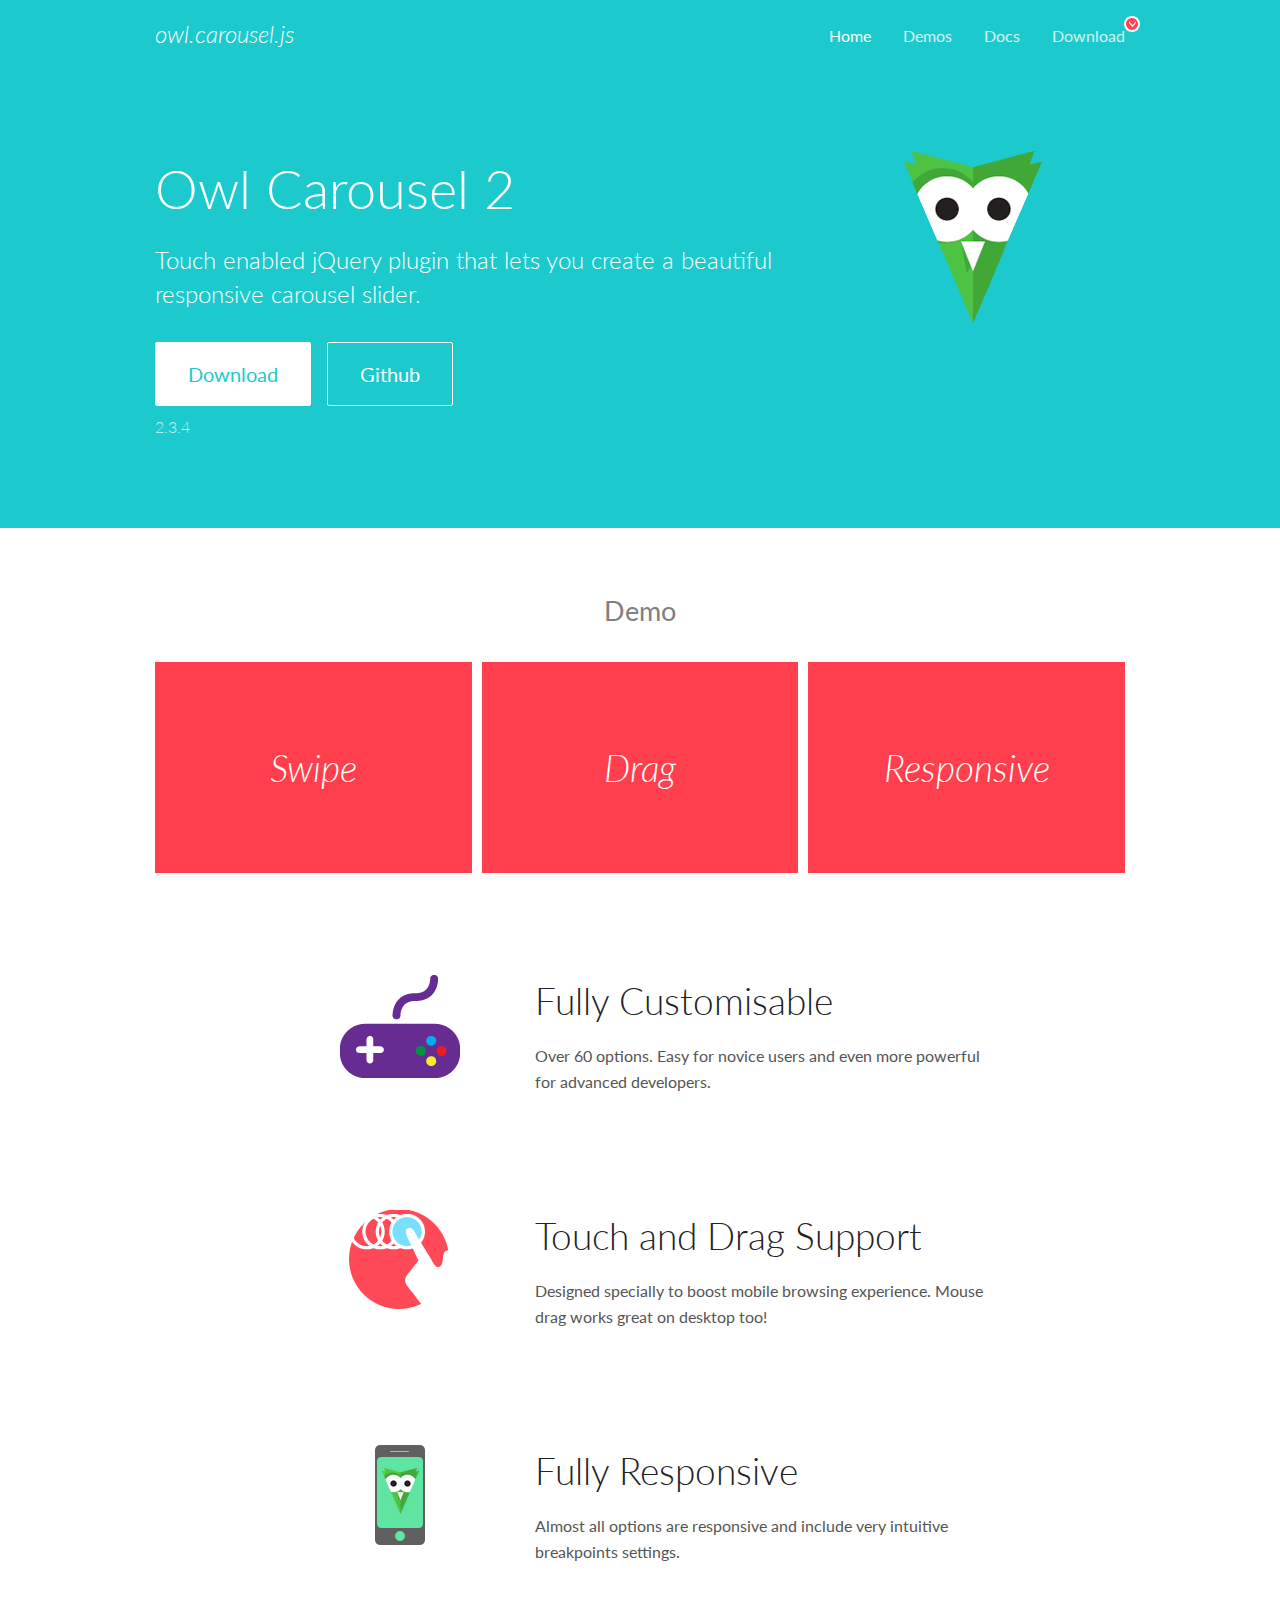
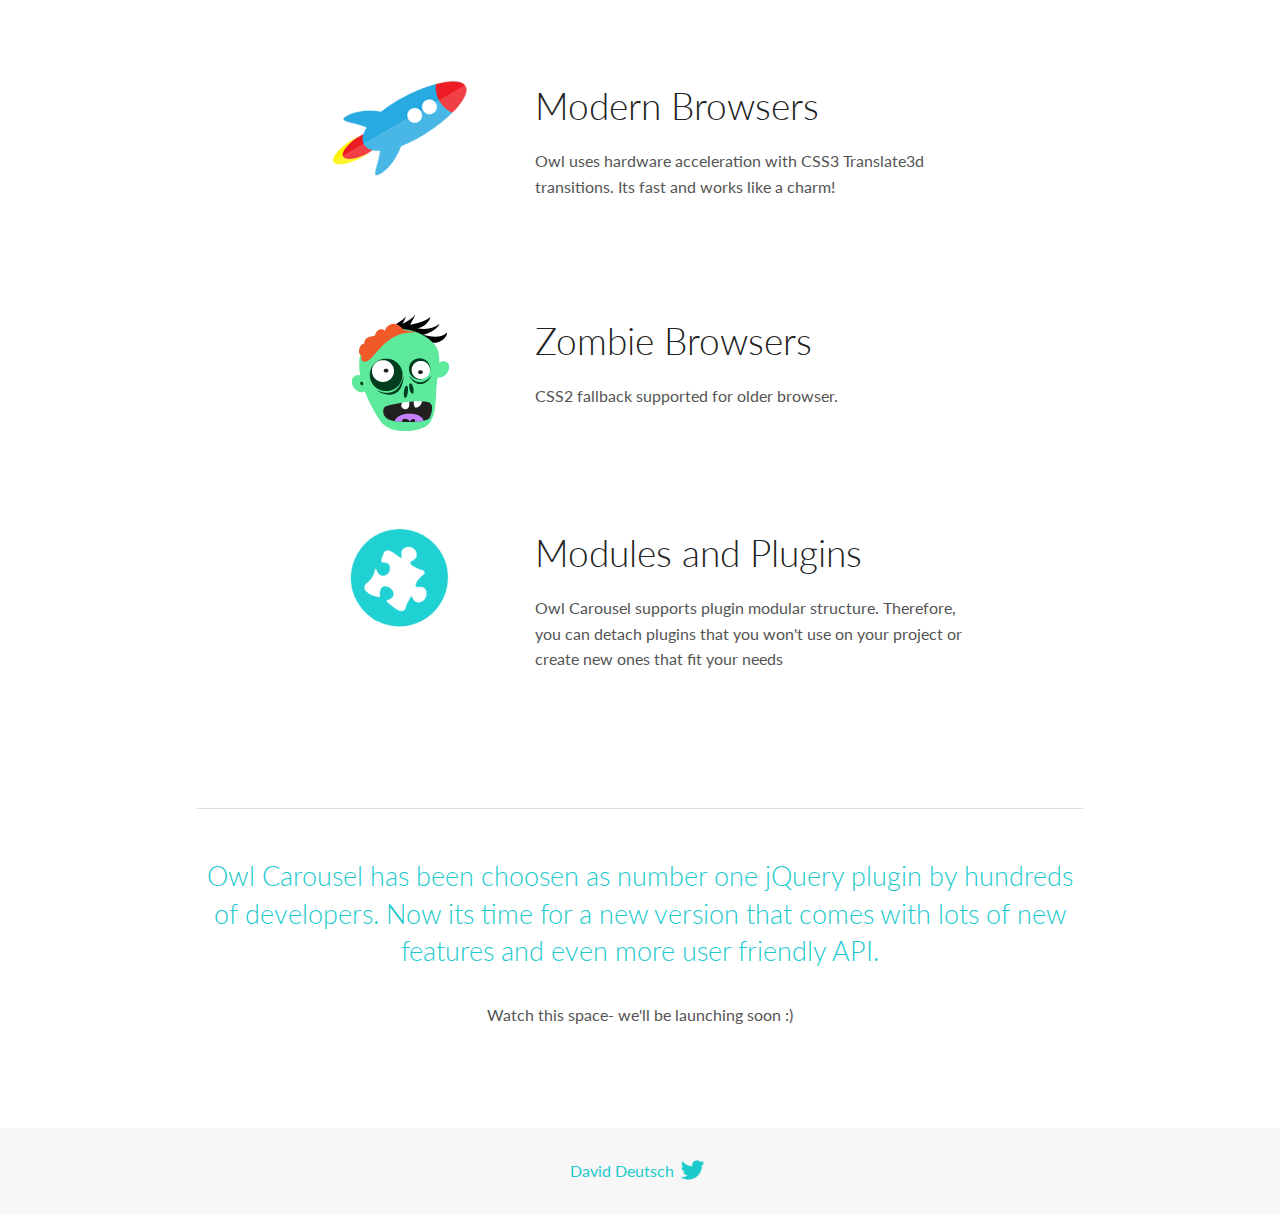
<file: lib/owlCarousel/docs/index.html>
<!DOCTYPE html>
<html lang="en">
  <head>

    <!-- head -->
    <meta charset="utf-8">
    <meta name="msapplication-tap-highlight" content="no" />
    <meta name="viewport" content="width=device-width, initial-scale=1.0" />
    <meta name="description" content="Touch enabled jQuery plugin that lets you create beautiful responsive carousel slider.">
    <meta name="author" content="David Deutsch">
    <title>
      Home | Owl Carousel | 2.3.4
    </title>

    <!-- Stylesheets -->
    <link href='https://fonts.googleapis.com/css?family=Lato:300,400,700,400italic,300italic' rel='stylesheet' type='text/css'>
    <link rel="stylesheet" href="assets/css/docs.theme.min.css">

    <!-- Owl Stylesheets -->
    <link rel="stylesheet" href="assets/owlcarousel/assets/owl.carousel.min.css">
    <link rel="stylesheet" href="assets/owlcarousel/assets/owl.theme.default.min.css">

    <!-- HTML5 shim and Respond.js IE8 support of HTML5 elements and media queries -->

    <!--[if lt IE 9]>
      <script src="https://oss.maxcdn.com/libs/html5shiv/3.7.0/html5shiv.js"></script>
      <script src="https://oss.maxcdn.com/libs/respond.js/1.3.0/respond.min.js"></script>
    <![endif]-->

    <!-- Favicons -->
    <link rel="apple-touch-icon-precomposed" sizes="144x144" href="assets/ico/apple-touch-icon-144-precomposed.png">
    <link rel="shortcut icon" href="assets/ico/favicon.png">
    <link rel="shortcut icon" href="favicon.ico">

    <!-- Yeah i know js should not be in header. Its required for demos.-->

    <!-- javascript -->
    <script src="assets/vendors/jquery.min.js"></script>
    <script src="assets/owlcarousel/owl.carousel.js"></script>
  </head>
  <body>

    <!-- header -->
    <header class="header">
      <div class="row">
        <div class="large-12 columns">
          <div class="brand left">
            <h3>
              <a href="/OwlCarousel2/">owl.carousel.js</a> 
            </h3>
          </div>
          <a id="toggle-nav" class="right">
            <span></span> <span></span> <span></span> 
          </a> 
          <div class="nav-bar">
            <ul class="clearfix">
              <li class="active">
                <a href="/OwlCarousel2/index.html">Home</a> 
              </li>
              <li> <a href="/OwlCarousel2/demos/demos.html">Demos</a>  </li>
              <li> <a href="/OwlCarousel2/docs/started-welcome.html">Docs</a>  </li>
              <li>
                <a href="https://github.com/OwlCarousel2/OwlCarousel2/archive/2.3.4.zip">Download</a> 
                <span class="download"></span> 
              </li>
            </ul>
          </div>
        </div>
      </div>
    </header>

    <!-- home panel -->
    <section id="hero">
      <div class="row">
        <div class="large-8 medium-8 columns">
          <h1>Owl Carousel 2</h1>
          <h4>Touch enabled jQuery plugin that lets you create a beautiful responsive carousel slider.</h4>
          <a href="https://github.com/OwlCarousel2/OwlCarousel2/archive/2.3.4.zip" class="hero-button">Download</a> 
          <a href="https://github.com/OwlCarousel2/OwlCarousel2" class="hero-button outline">Github</a> 
          <p>2.3.4</p>
        </div>
        <div class="large-4 medium-4 columns">
          <img class="owl-logo" src="assets/img/owl-logo.png" alt="mr. Owl">
        </div>
      </div>
    </section>

    <!-- body -->
    <div class="home-demo">
      <div class="row">
        <div class="large-12 columns">
          <h3>Demo</h3>
          <div class="owl-carousel">
            <div class="item">
              <h2>Swipe</h2>
            </div>
            <div class="item">
              <h2>Drag</h2>
            </div>
            <div class="item">
              <h2>Responsive</h2>
            </div>
            <div class="item">
              <h2>CSS3</h2>
            </div>
            <div class="item">
              <h2>Fast</h2>
            </div>
            <div class="item">
              <h2>Easy</h2>
            </div>
            <div class="item">
              <h2>Free</h2>
            </div>
            <div class="item">
              <h2>Upgradable</h2>
            </div>
            <div class="item">
              <h2>Tons of options</h2>
            </div>
            <div class="item">
              <h2>Infinity</h2>
            </div>
            <div class="item">
              <h2>Auto Width</h2>
            </div>
          </div>
        </div>
      </div>
    </div>
    <script>
      var owl = $('.owl-carousel');
      owl.owlCarousel({
        margin: 10,
        loop: true,
        responsive: {
          0: {
            items: 1
          },
          600: {
            items: 2
          },
          1000: {
            items: 3
          }
        }
      })
    </script>

    <!-- features -->
    <div id="features">
      <div class="row">
        <div class="small-12 medium-9 small-centered columns">
          <section class="row feature">
            <div class="medium-4 small-12 columns">
              <img src="assets/img/feature-options.png" alt="">
            </div>
            <div class="medium-8 small-12 columns">
              <h2>Fully Customisable</h2>
              <p>Over 60 options. Easy for novice users and even more powerful for advanced developers.</p>
            </div>
          </section>
          <section class="row feature">
            <div class="medium-4 small-12 columns">
              <img src="assets/img/feature-drag.png" alt="">
            </div>
            <div class="medium-8 small-12 columns">
              <h2>Touch and Drag Support</h2>
              <p>Designed specially to boost mobile browsing experience. Mouse drag works great on desktop too!</p>
            </div>
          </section>
          <section class="row feature">
            <div class="medium-4 small-12 columns">
              <img src="assets/img/feature-responsive.png" alt="">
            </div>
            <div class="medium-8 small-12 columns">
              <h2>Fully Responsive</h2>
              <p>Almost all options are responsive and include very intuitive breakpoints settings.</p>
            </div>
          </section>
          <section class="row feature">
            <div class="medium-4 small-12 columns">
              <img src="assets/img/feature-modern.png" alt="">
            </div>
            <div class="medium-8 small-12 columns">
              <h2>Modern Browsers</h2>
              <p>Owl uses hardware acceleration with CSS3 Translate3d transitions. Its fast and works like a charm! </p>
            </div>
          </section>
          <section class="row feature">
            <div class="medium-4 small-12 columns">
              <img src="assets/img/feature-zombie.png" alt="">
            </div>
            <div class="medium-8 small-12 columns">
              <h2>Zombie Browsers</h2>
              <p>CSS2 fallback supported for older browser.</p>
            </div>
          </section>
          <section class="row feature">
            <div class="medium-4 small-12 columns">
              <img src="assets/img/feature-module.png" alt="">
            </div>
            <div class="medium-8 small-12 columns">
              <h2>Modules and Plugins</h2>
              <p>Owl Carousel supports plugin modular structure. Therefore, you can detach plugins that you won&#x27;t use on your project or create new ones that fit your needs</p>
            </div>
          </section>
        </div>
      </div>
    </div>

    <!-- footer -->
    <section id="teaser-text">
      <div class="row">
        <div class="small-12 medium-11 small-centered columns">
          <hr>
          <h3 id="owl-carousel-has-been-choosen-as-number-one-jquery-plugin-by-hundreds-of-developers-now-its-time-for-a-new-version-that-comes-with-lots-of-new-features-and-even-more-user-friendly-api-">Owl Carousel has been choosen as number one jQuery plugin by hundreds of developers. Now its time for a new version that comes with lots of new features and even more user friendly API.</h3>
          <p>Watch this space- we&#39;ll be launching soon :)</p>
        </div>
      </div>
    </section>

    <!-- footer -->
    <footer class="footer">
      <div class="row">
        <div class="large-12 columns">
          <h5>
            <a href="/OwlCarousel2/docs/support-contact.html">David Deutsch</a> 
            <a id="custom-tweet-button" href="https://twitter.com/share?url=https://github.com/OwlCarousel2/OwlCarousel2&text=Owl Carousel - This is so awesome! " target="_blank"></a> 
          </h5>
        </div>
      </div>
    </footer>

    <!-- vendors -->
    <script src="assets/vendors/highlight.js"></script>
    <script src="assets/js/app.js"></script>
  </body>
</html>
</file>
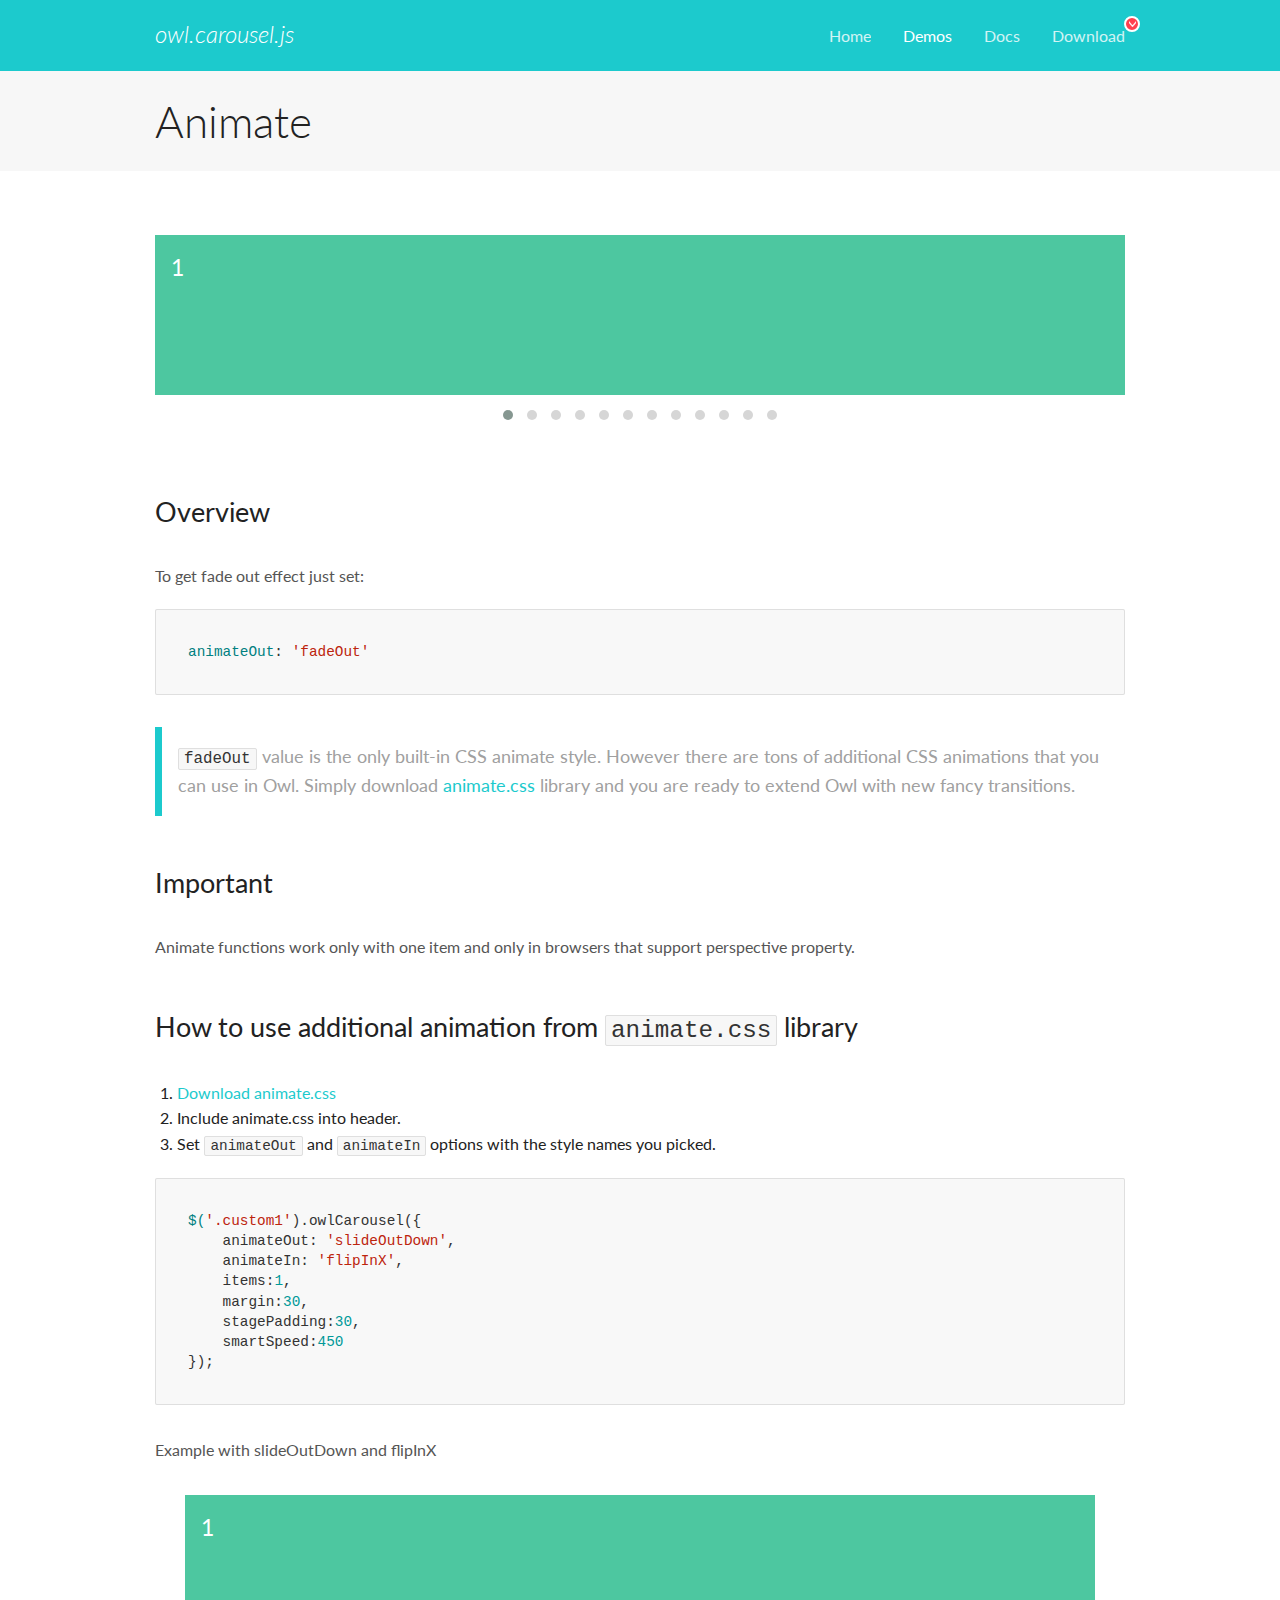
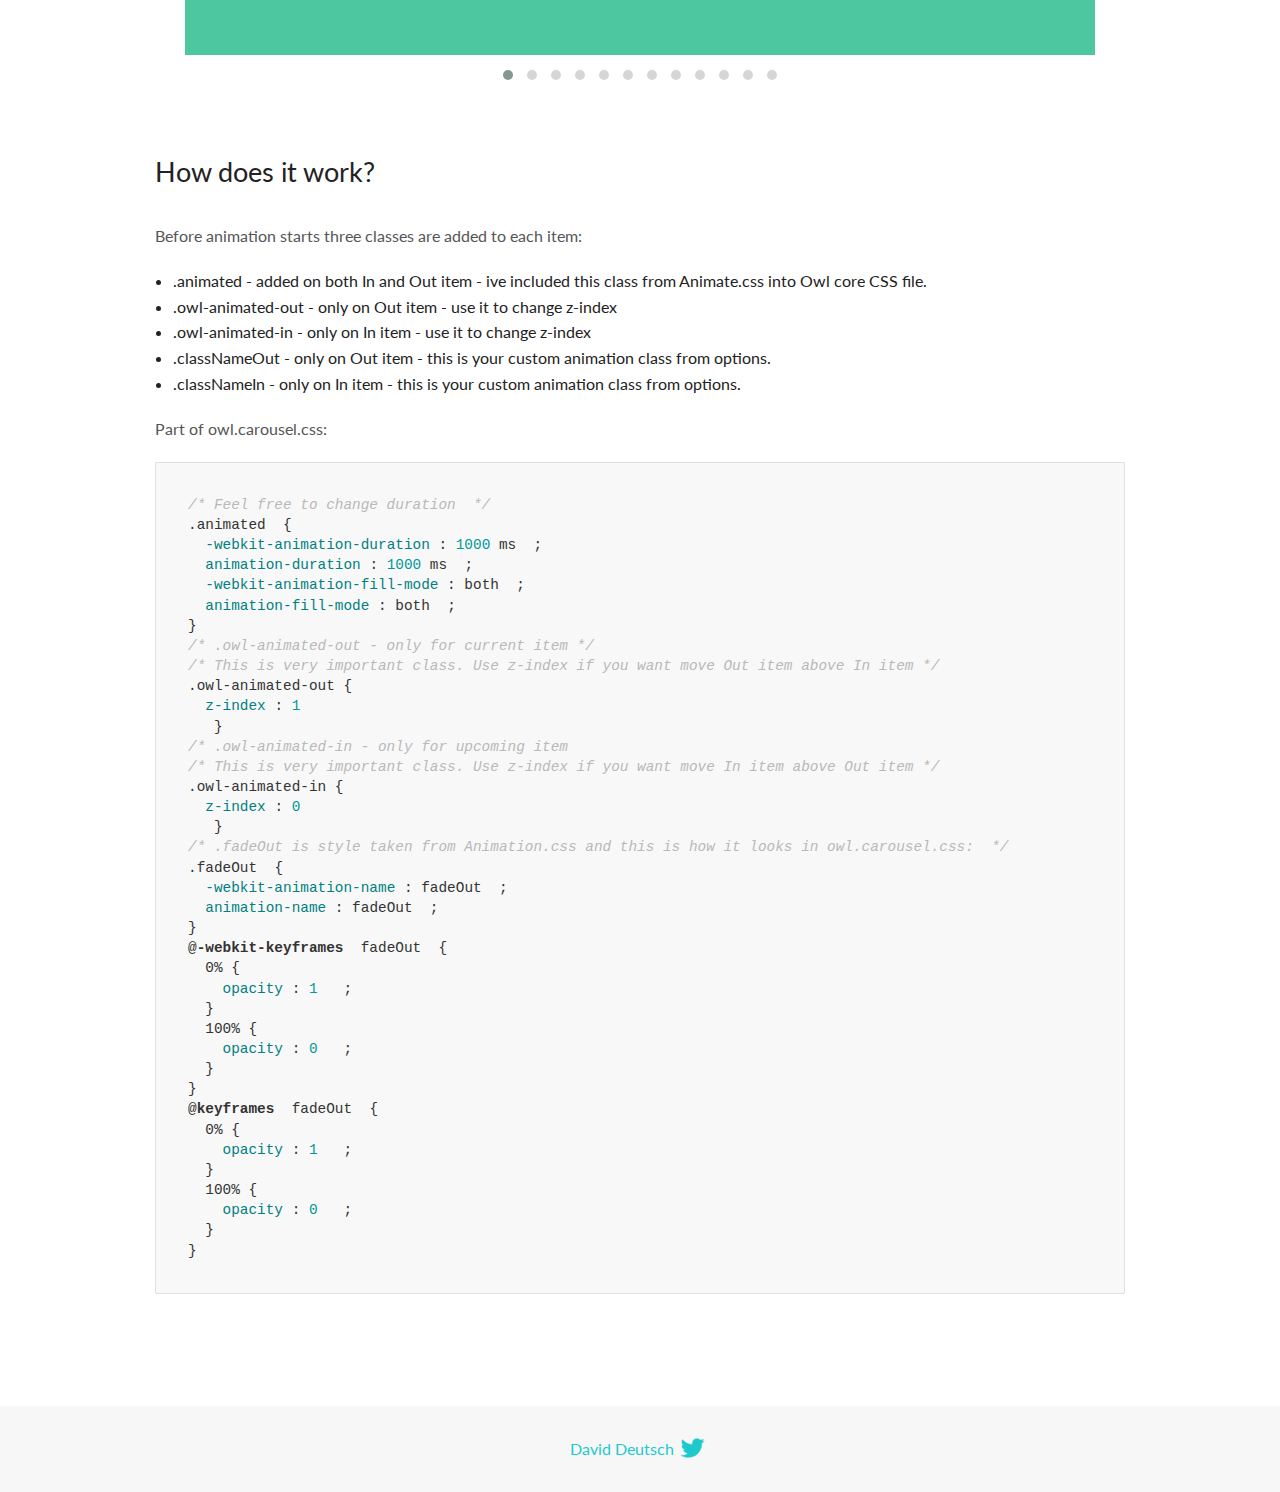
<file: lib/owlCarousel/docs/demos/animate.html>
<!DOCTYPE html>
<html lang="en">
  <head>

    <!-- head -->
    <meta charset="utf-8">
    <meta name="msapplication-tap-highlight" content="no" />
    <meta name="viewport" content="width=device-width, initial-scale=1.0" />
    <meta name="description" content="Animate carousel">
    <meta name="author" content="David Deutsch">
    <title>
      Animate Demo | Owl Carousel | 2.3.4
    </title>

    <!-- Stylesheets -->
    <link href='https://fonts.googleapis.com/css?family=Lato:300,400,700,400italic,300italic' rel='stylesheet' type='text/css'>
    <link rel="stylesheet" href="../assets/css/docs.theme.min.css">

    <!-- Owl Stylesheets -->
    <link rel="stylesheet" href="../assets/owlcarousel/assets/owl.carousel.min.css">
    <link rel="stylesheet" href="../assets/owlcarousel/assets/owl.theme.default.min.css">

    <!-- HTML5 shim and Respond.js IE8 support of HTML5 elements and media queries -->

    <!--[if lt IE 9]>
      <script src="https://oss.maxcdn.com/libs/html5shiv/3.7.0/html5shiv.js"></script>
      <script src="https://oss.maxcdn.com/libs/respond.js/1.3.0/respond.min.js"></script>
    <![endif]-->

    <!-- Favicons -->
    <link rel="apple-touch-icon-precomposed" sizes="144x144" href="../assets/ico/apple-touch-icon-144-precomposed.png">
    <link rel="shortcut icon" href="../assets/ico/favicon.png">
    <link rel="shortcut icon" href="favicon.ico">

    <!-- Yeah i know js should not be in header. Its required for demos.-->

    <!-- javascript -->
    <script src="../assets/vendors/jquery.min.js"></script>
    <script src="../assets/owlcarousel/owl.carousel.js"></script>
  </head>
  <body>

    <!-- header -->
    <header class="header">
      <div class="row">
        <div class="large-12 columns">
          <div class="brand left">
            <h3>
              <a href="/OwlCarousel2/">owl.carousel.js</a> 
            </h3>
          </div>
          <a id="toggle-nav" class="right">
            <span></span> <span></span> <span></span> 
          </a> 
          <div class="nav-bar">
            <ul class="clearfix">
              <li> <a href="/OwlCarousel2/index.html">Home</a>  </li>
              <li class="active">
                <a href="/OwlCarousel2/demos/demos.html">Demos</a> 
              </li>
              <li> <a href="/OwlCarousel2/docs/started-welcome.html">Docs</a>  </li>
              <li>
                <a href="https://github.com/OwlCarousel2/OwlCarousel2/archive/2.3.4.zip">Download</a> 
                <span class="download"></span> 
              </li>
            </ul>
          </div>
        </div>
      </div>
    </header>

    <!-- title -->
    <section class="title">
      <div class="row">
        <div class="large-12 columns">
          <h1>Animate</h1>
        </div>
      </div>
    </section>

    <!--  Demos -->
    <section id="demos">
      <div class="row">
        <div class="large-12 columns">
          <div class="fadeOut owl-carousel owl-theme">
            <div class="item">
              <h4>1</h4>
            </div>
            <div class="item">
              <h4>2</h4>
            </div>
            <div class="item">
              <h4>3</h4>
            </div>
            <div class="item">
              <h4>4</h4>
            </div>
            <div class="item">
              <h4>5</h4>
            </div>
            <div class="item">
              <h4>6</h4>
            </div>
            <div class="item">
              <h4>7</h4>
            </div>
            <div class="item">
              <h4>8</h4>
            </div>
            <div class="item">
              <h4>9</h4>
            </div>
            <div class="item">
              <h4>10</h4>
            </div>
            <div class="item">
              <h4>11</h4>
            </div>
            <div class="item">
              <h4>12</h4>
            </div>
          </div>
          <h3 id="overview">Overview</h3>
          <p>To get fade out effect just set:</p>
          <pre><code>animateOut: &#39;fadeOut&#39;</code></pre>
          <blockquote>
            <p><code>fadeOut</code> value is the only built-in CSS animate style. However there are tons of additional CSS animations that you can use in Owl. Simply download
              <a href="https://daneden.github.io/animate.css/">animate.css</a>  library and you are ready to extend Owl with new fancy transitions.</p>
          </blockquote>
          <h3 id="important">Important</h3>
          <p>Animate functions work only with one item and only in browsers that support perspective property.</p>
          <h3 id="how-to-use-additional-animation-from-animate-css-library">How to use additional animation from <code>animate.css</code> library</h3>
          <ol>
            <li> <a href="https://daneden.github.io/animate.css/">Download animate.css</a>  </li>
            <li>Include animate.css into header.</li>
            <li>Set <code>animateOut</code> and <code>animateIn</code> options with the style names you picked.</li>
          </ol>
          <pre><code>$(&#39;.custom1&#39;).owlCarousel({
    animateOut: &#39;slideOutDown&#39;,
    animateIn: &#39;flipInX&#39;,
    items:1,
    margin:30,
    stagePadding:30,
    smartSpeed:450
});</code></pre>
          <p>Example with slideOutDown and flipInX</p>
          <div class="custom1 owl-carousel owl-theme">
            <div class="item">
              <h4>1</h4>
            </div>
            <div class="item">
              <h4>2</h4>
            </div>
            <div class="item">
              <h4>3</h4>
            </div>
            <div class="item">
              <h4>4</h4>
            </div>
            <div class="item">
              <h4>5</h4>
            </div>
            <div class="item">
              <h4>6</h4>
            </div>
            <div class="item">
              <h4>7</h4>
            </div>
            <div class="item">
              <h4>8</h4>
            </div>
            <div class="item">
              <h4>9</h4>
            </div>
            <div class="item">
              <h4>10</h4>
            </div>
            <div class="item">
              <h4>11</h4>
            </div>
            <div class="item">
              <h4>12</h4>
            </div>
          </div>
          <h3 id="how-does-it-work-">How does it work?</h3>
          <p>Before animation starts three classes are added to each item:</p>
          <ul>
            <li>.animated - added on both In and Out item - ive included this class from Animate.css into Owl core CSS file.</li>
            <li>.owl-animated-out - only on Out item - use it to change z-index</li>
            <li>.owl-animated-in - only on In item - use it to change z-index</li>
            <li>.classNameOut - only on Out item - this is your custom animation class from options.</li>
            <li>.classNameIn - only on In item - this is your custom animation class from options.</li>
          </ul>
          <p>Part of owl.carousel.css:</p>
          <pre><code class="language-css"><span class="comment">/* Feel free to change duration  */</span> 
<span class="class">.animated</span>  <span class="rules">{
  <span class="rule"><span class="attribute">-webkit-animation-duration</span> :<span class="value"> <span class="number">1000</span> ms</span> </span> ;
  <span class="rule"><span class="attribute">animation-duration</span> :<span class="value"> <span class="number">1000</span> ms</span> </span> ;
  <span class="rule"><span class="attribute">-webkit-animation-fill-mode</span> :<span class="value"> both</span> </span> ;
  <span class="rule"><span class="attribute">animation-fill-mode</span> :<span class="value"> both</span> </span> ;
<span class="rule">}</span> </span> 
<span class="comment">/* .owl-animated-out - only for current item */</span> 
<span class="comment">/* This is very important class. Use z-index if you want move Out item above In item */</span> 
<span class="class">.owl-animated-out</span> <span class="rules">{
  <span class="rule"><span class="attribute">z-index</span> :<span class="value"> <span class="number">1</span> 
</span> </span> </span> }
<span class="comment">/* .owl-animated-in - only for upcoming item
/* This is very important class. Use z-index if you want move In item above Out item */</span> 
<span class="class">.owl-animated-in</span> <span class="rules">{
  <span class="rule"><span class="attribute">z-index</span> :<span class="value"> <span class="number">0</span> 
</span> </span> </span> }
<span class="comment">/* .fadeOut is style taken from Animation.css and this is how it looks in owl.carousel.css:  */</span> 
<span class="class">.fadeOut</span>  <span class="rules">{
  <span class="rule"><span class="attribute">-webkit-animation-name</span> :<span class="value"> fadeOut</span> </span> ;
  <span class="rule"><span class="attribute">animation-name</span> :<span class="value"> fadeOut</span> </span> ;
<span class="rule">}</span> </span> 
<span class="at_rule">@<span class="keyword">-webkit-keyframes</span>  fadeOut </span> {
  0% <span class="rules">{
    <span class="rule"><span class="attribute">opacity</span> :<span class="value"> <span class="number">1</span> </span> </span> ;
  <span class="rule">}</span> </span> 
  100% <span class="rules">{
    <span class="rule"><span class="attribute">opacity</span> :<span class="value"> <span class="number">0</span> </span> </span> ;
  <span class="rule">}</span> </span> 
}
<span class="at_rule">@<span class="keyword">keyframes</span>  fadeOut </span> {
  0% <span class="rules">{
    <span class="rule"><span class="attribute">opacity</span> :<span class="value"> <span class="number">1</span> </span> </span> ;
  <span class="rule">}</span> </span> 
  100% <span class="rules">{
    <span class="rule"><span class="attribute">opacity</span> :<span class="value"> <span class="number">0</span> </span> </span> ;
  <span class="rule">}</span> </span> 
}</code></pre>
          <link rel="stylesheet" href="../assets/css/animate.css">
          <script>
            jQuery(document).ready(function($) {
              $('.fadeOut').owlCarousel({
                items: 1,
                animateOut: 'fadeOut',
                loop: true,
                margin: 10,
              });
              $('.custom1').owlCarousel({
                animateOut: 'slideOutDown',
                animateIn: 'flipInX',
                items: 1,
                margin: 30,
                stagePadding: 30,
                smartSpeed: 450
              });
            });
          </script>
        </div>
      </div>
    </section>

    <!-- footer -->
    <footer class="footer">
      <div class="row">
        <div class="large-12 columns">
          <h5>
            <a href="/OwlCarousel2/docs/support-contact.html">David Deutsch</a> 
            <a id="custom-tweet-button" href="https://twitter.com/share?url=https://github.com/OwlCarousel2/OwlCarousel2&text=Owl Carousel - This is so awesome! " target="_blank"></a> 
          </h5>
        </div>
      </div>
    </footer>

    <!-- vendors -->
    <script src="../assets/vendors/highlight.js"></script>
    <script src="../assets/js/app.js"></script>
  </body>
</html>
</file>
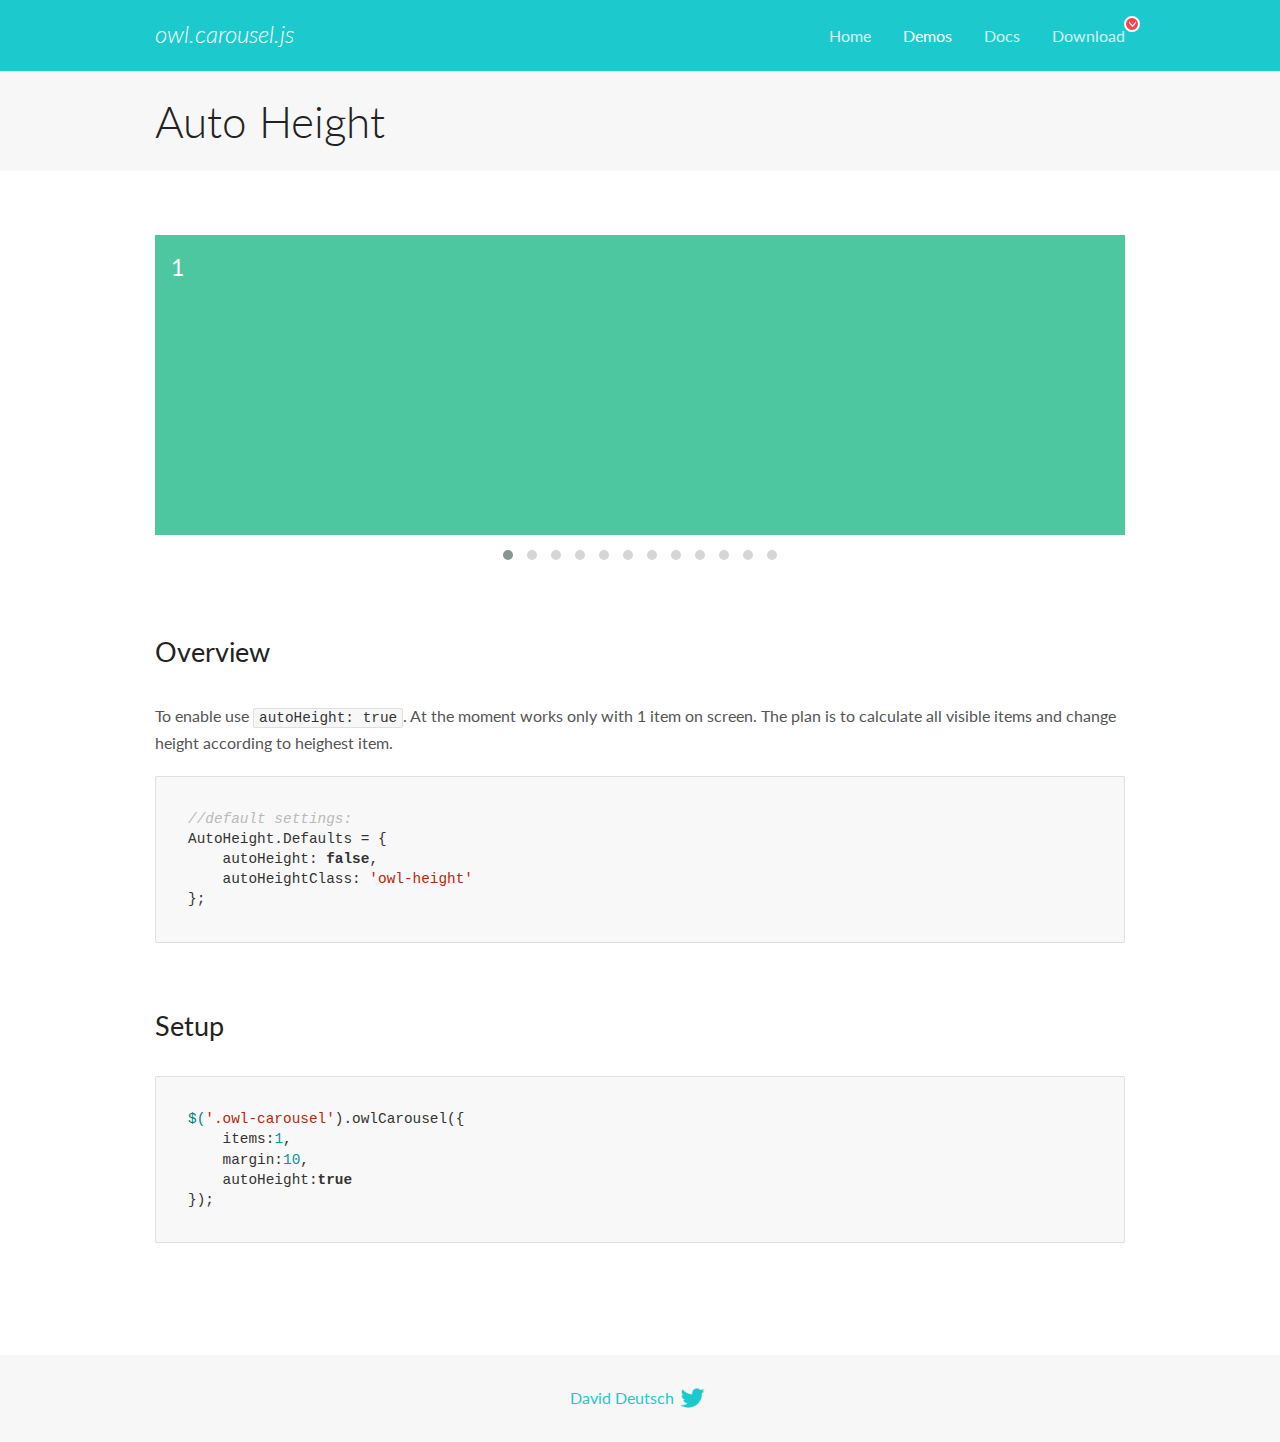
<file: lib/owlCarousel/docs/demos/autoheight.html>
<!DOCTYPE html>
<html lang="en">
  <head>

    <!-- head -->
    <meta charset="utf-8">
    <meta name="msapplication-tap-highlight" content="no" />
    <meta name="viewport" content="width=device-width, initial-scale=1.0" />
    <meta name="description" content="autoHeight usage demo">
    <meta name="author" content="David Deutsch">
    <title>
      Auto Height Demo | Owl Carousel | 2.3.4
    </title>

    <!-- Stylesheets -->
    <link href='https://fonts.googleapis.com/css?family=Lato:300,400,700,400italic,300italic' rel='stylesheet' type='text/css'>
    <link rel="stylesheet" href="../assets/css/docs.theme.min.css">

    <!-- Owl Stylesheets -->
    <link rel="stylesheet" href="../assets/owlcarousel/assets/owl.carousel.min.css">
    <link rel="stylesheet" href="../assets/owlcarousel/assets/owl.theme.default.min.css">

    <!-- HTML5 shim and Respond.js IE8 support of HTML5 elements and media queries -->

    <!--[if lt IE 9]>
      <script src="https://oss.maxcdn.com/libs/html5shiv/3.7.0/html5shiv.js"></script>
      <script src="https://oss.maxcdn.com/libs/respond.js/1.3.0/respond.min.js"></script>
    <![endif]-->

    <!-- Favicons -->
    <link rel="apple-touch-icon-precomposed" sizes="144x144" href="../assets/ico/apple-touch-icon-144-precomposed.png">
    <link rel="shortcut icon" href="../assets/ico/favicon.png">
    <link rel="shortcut icon" href="favicon.ico">

    <!-- Yeah i know js should not be in header. Its required for demos.-->

    <!-- javascript -->
    <script src="../assets/vendors/jquery.min.js"></script>
    <script src="../assets/owlcarousel/owl.carousel.js"></script>
  </head>
  <body>

    <!-- header -->
    <header class="header">
      <div class="row">
        <div class="large-12 columns">
          <div class="brand left">
            <h3>
              <a href="/OwlCarousel2/">owl.carousel.js</a> 
            </h3>
          </div>
          <a id="toggle-nav" class="right">
            <span></span> <span></span> <span></span> 
          </a> 
          <div class="nav-bar">
            <ul class="clearfix">
              <li> <a href="/OwlCarousel2/index.html">Home</a>  </li>
              <li class="active">
                <a href="/OwlCarousel2/demos/demos.html">Demos</a> 
              </li>
              <li> <a href="/OwlCarousel2/docs/started-welcome.html">Docs</a>  </li>
              <li>
                <a href="https://github.com/OwlCarousel2/OwlCarousel2/archive/2.3.4.zip">Download</a> 
                <span class="download"></span> 
              </li>
            </ul>
          </div>
        </div>
      </div>
    </header>

    <!-- title -->
    <section class="title">
      <div class="row">
        <div class="large-12 columns">
          <h1>Auto Height</h1>
        </div>
      </div>
    </section>

    <!--  Demos -->
    <section id="demos">
      <div class="row">
        <div class="large-12 columns">
          <div class="owl-carousel owl-theme">
            <div class="item" style="height:300px">
              <h4>1</h4>
            </div>
            <div class="item" style="height:100px">
              <h4>2</h4>
            </div>
            <div class="item" style="height:500px">
              <h4>3</h4>
            </div>
            <div class="item" style="height:250px">
              <h4>4</h4>
            </div>
            <div class="item" style="height:400px">
              <h4>5</h4>
            </div>
            <div class="item" style="height:500px">
              <h4>6</h4>
            </div>
            <div class="item" style="height:600px">
              <h4>7</h4>
            </div>
            <div class="item" style="height:400px">
              <h4>8</h4>
            </div>
            <div class="item" style="height:300px">
              <h4>9</h4>
            </div>
            <div class="item" style="height:350px">
              <h4>10</h4>
            </div>
            <div class="item" style="height:200px">
              <h4>11</h4>
            </div>
            <div class="item" style="height:150px">
              <h4>12</h4>
            </div>
          </div>
          <h3 id="overview">Overview</h3>
          <p>To enable use <code>autoHeight: true</code>. At the moment works only with 1 item on screen. The plan is to calculate all visible items and change height according to heighest item.</p>
          <pre><code>//default settings:
AutoHeight.Defaults = {
    autoHeight: false,
    autoHeightClass: &#39;owl-height&#39;
};</code></pre>
          <h3 id="setup">Setup</h3>
          <pre><code>$(&#39;.owl-carousel&#39;).owlCarousel({
    items:1,
    margin:10,
    autoHeight:true
});</code></pre>
          <script>
            $(document).ready(function() {
              $('.owl-carousel').owlCarousel({
                items: 1,
                margin: 10,
                autoHeight: true
              });
            })
          </script>
        </div>
      </div>
    </section>

    <!-- footer -->
    <footer class="footer">
      <div class="row">
        <div class="large-12 columns">
          <h5>
            <a href="/OwlCarousel2/docs/support-contact.html">David Deutsch</a> 
            <a id="custom-tweet-button" href="https://twitter.com/share?url=https://github.com/OwlCarousel2/OwlCarousel2&text=Owl Carousel - This is so awesome! " target="_blank"></a> 
          </h5>
        </div>
      </div>
    </footer>

    <!-- vendors -->
    <script src="../assets/vendors/highlight.js"></script>
    <script src="../assets/js/app.js"></script>
  </body>
</html>
</file>
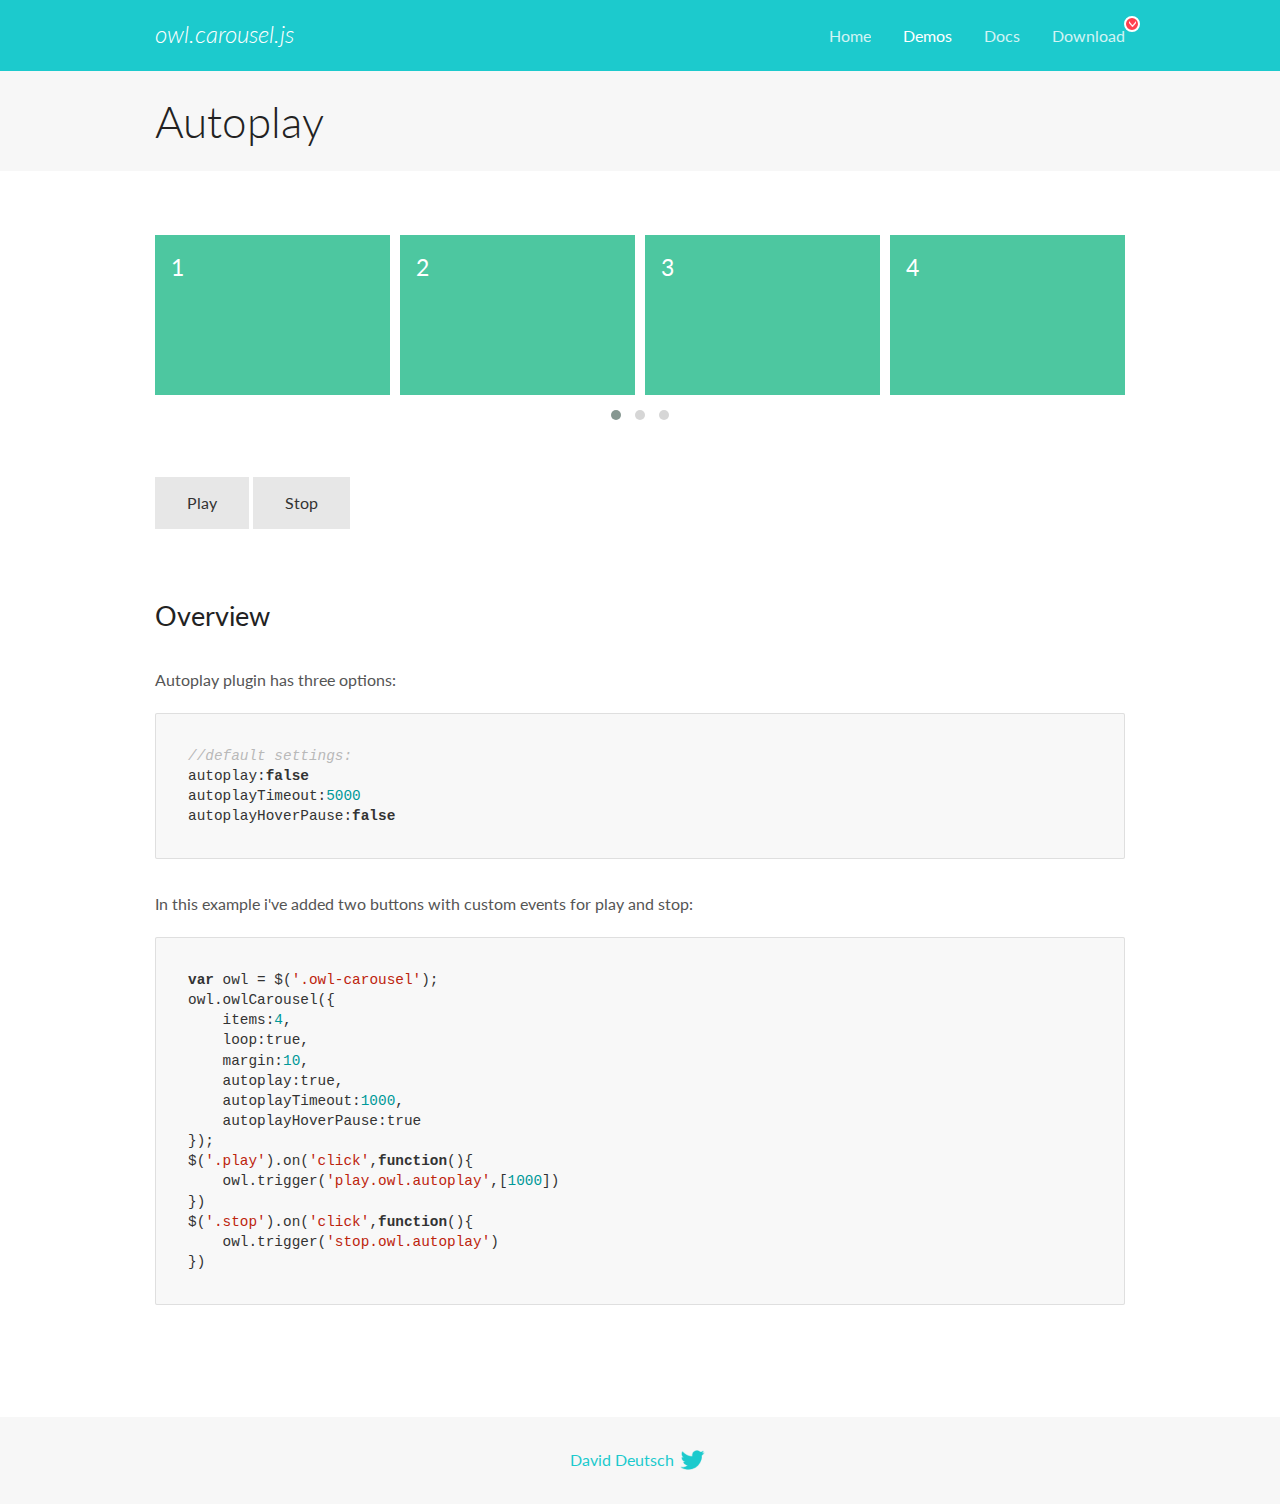
<file: lib/owlCarousel/docs/demos/autoplay.html>
<!DOCTYPE html>
<html lang="en">
  <head>

    <!-- head -->
    <meta charset="utf-8">
    <meta name="msapplication-tap-highlight" content="no" />
    <meta name="viewport" content="width=device-width, initial-scale=1.0" />
    <meta name="description" content="Autoplay usage demo">
    <meta name="author" content="David Deutsch">
    <title>
      Autoplay Demo | Owl Carousel | 2.3.4
    </title>

    <!-- Stylesheets -->
    <link href='https://fonts.googleapis.com/css?family=Lato:300,400,700,400italic,300italic' rel='stylesheet' type='text/css'>
    <link rel="stylesheet" href="../assets/css/docs.theme.min.css">

    <!-- Owl Stylesheets -->
    <link rel="stylesheet" href="../assets/owlcarousel/assets/owl.carousel.min.css">
    <link rel="stylesheet" href="../assets/owlcarousel/assets/owl.theme.default.min.css">

    <!-- HTML5 shim and Respond.js IE8 support of HTML5 elements and media queries -->

    <!--[if lt IE 9]>
      <script src="https://oss.maxcdn.com/libs/html5shiv/3.7.0/html5shiv.js"></script>
      <script src="https://oss.maxcdn.com/libs/respond.js/1.3.0/respond.min.js"></script>
    <![endif]-->

    <!-- Favicons -->
    <link rel="apple-touch-icon-precomposed" sizes="144x144" href="../assets/ico/apple-touch-icon-144-precomposed.png">
    <link rel="shortcut icon" href="../assets/ico/favicon.png">
    <link rel="shortcut icon" href="favicon.ico">

    <!-- Yeah i know js should not be in header. Its required for demos.-->

    <!-- javascript -->
    <script src="../assets/vendors/jquery.min.js"></script>
    <script src="../assets/owlcarousel/owl.carousel.js"></script>
  </head>
  <body>

    <!-- header -->
    <header class="header">
      <div class="row">
        <div class="large-12 columns">
          <div class="brand left">
            <h3>
              <a href="/OwlCarousel2/">owl.carousel.js</a> 
            </h3>
          </div>
          <a id="toggle-nav" class="right">
            <span></span> <span></span> <span></span> 
          </a> 
          <div class="nav-bar">
            <ul class="clearfix">
              <li> <a href="/OwlCarousel2/index.html">Home</a>  </li>
              <li class="active">
                <a href="/OwlCarousel2/demos/demos.html">Demos</a> 
              </li>
              <li> <a href="/OwlCarousel2/docs/started-welcome.html">Docs</a>  </li>
              <li>
                <a href="https://github.com/OwlCarousel2/OwlCarousel2/archive/2.3.4.zip">Download</a> 
                <span class="download"></span> 
              </li>
            </ul>
          </div>
        </div>
      </div>
    </header>

    <!-- title -->
    <section class="title">
      <div class="row">
        <div class="large-12 columns">
          <h1>Autoplay</h1>
        </div>
      </div>
    </section>

    <!--  Demos -->
    <section id="demos">
      <div class="row">
        <div class="large-12 columns">
          <div class="owl-carousel owl-theme">
            <div class="item">
              <h4>1</h4>
            </div>
            <div class="item">
              <h4>2</h4>
            </div>
            <div class="item">
              <h4>3</h4>
            </div>
            <div class="item">
              <h4>4</h4>
            </div>
            <div class="item">
              <h4>5</h4>
            </div>
            <div class="item">
              <h4>6</h4>
            </div>
            <div class="item">
              <h4>7</h4>
            </div>
            <div class="item">
              <h4>8</h4>
            </div>
            <div class="item">
              <h4>9</h4>
            </div>
            <div class="item">
              <h4>10</h4>
            </div>
            <div class="item">
              <h4>11</h4>
            </div>
            <div class="item">
              <h4>12</h4>
            </div>
          </div>
          <a class="button secondary play">Play</a> 
          <a class="button secondary stop">Stop</a> 
          <h3 id="overview">Overview</h3>
          <p>Autoplay plugin has three options:</p>
          <pre><code>//default settings:
autoplay:false
autoplayTimeout:5000
autoplayHoverPause:false</code></pre>
          <p>In this example i&#39;ve added two buttons with custom events for play and stop:</p>
          <pre><code>var owl = $(&#39;.owl-carousel&#39;);
owl.owlCarousel({
    items:4,
    loop:true,
    margin:10,
    autoplay:true,
    autoplayTimeout:1000,
    autoplayHoverPause:true
});
$(&#39;.play&#39;).on(&#39;click&#39;,function(){
    owl.trigger(&#39;play.owl.autoplay&#39;,[1000])
})
$(&#39;.stop&#39;).on(&#39;click&#39;,function(){
    owl.trigger(&#39;stop.owl.autoplay&#39;)
})</code></pre>
          <script>
            $(document).ready(function() {
              var owl = $('.owl-carousel');
              owl.owlCarousel({
                items: 4,
                loop: true,
                margin: 10,
                autoplay: true,
                autoplayTimeout: 1000,
                autoplayHoverPause: true
              });
              $('.play').on('click', function() {
                owl.trigger('play.owl.autoplay', [1000])
              })
              $('.stop').on('click', function() {
                owl.trigger('stop.owl.autoplay')
              })
            })
          </script>
        </div>
      </div>
    </section>

    <!-- footer -->
    <footer class="footer">
      <div class="row">
        <div class="large-12 columns">
          <h5>
            <a href="/OwlCarousel2/docs/support-contact.html">David Deutsch</a> 
            <a id="custom-tweet-button" href="https://twitter.com/share?url=https://github.com/OwlCarousel2/OwlCarousel2&text=Owl Carousel - This is so awesome! " target="_blank"></a> 
          </h5>
        </div>
      </div>
    </footer>

    <!-- vendors -->
    <script src="../assets/vendors/highlight.js"></script>
    <script src="../assets/js/app.js"></script>
  </body>
</html>
</file>
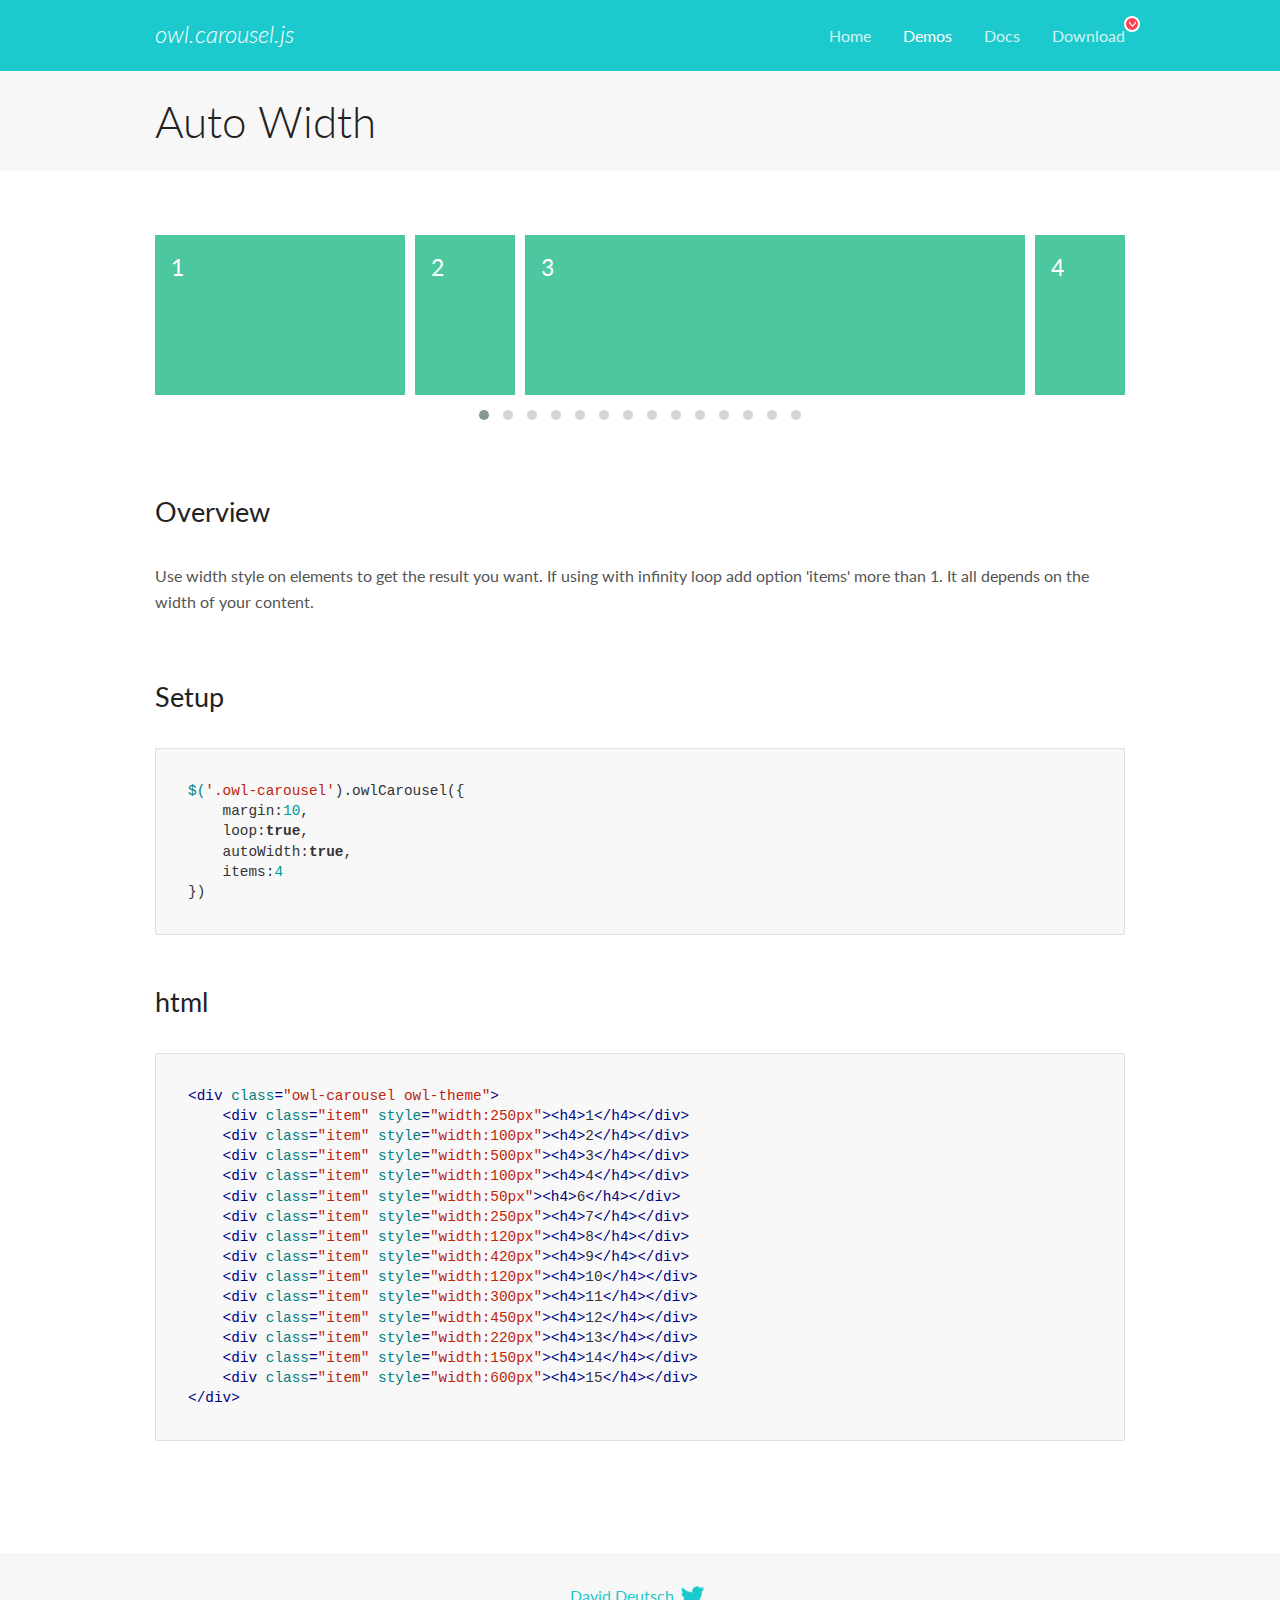
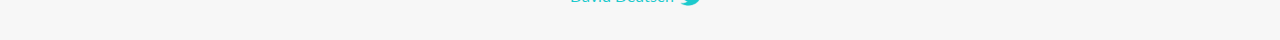
<file: lib/owlCarousel/docs/demos/autowidth.html>
<!DOCTYPE html>
<html lang="en">
  <head>

    <!-- head -->
    <meta charset="utf-8">
    <meta name="msapplication-tap-highlight" content="no" />
    <meta name="viewport" content="width=device-width, initial-scale=1.0" />
    <meta name="description" content="Auto Width">
    <meta name="author" content="David Deutsch">
    <title>
      Auto Width Demo | Owl Carousel | 2.3.4
    </title>

    <!-- Stylesheets -->
    <link href='https://fonts.googleapis.com/css?family=Lato:300,400,700,400italic,300italic' rel='stylesheet' type='text/css'>
    <link rel="stylesheet" href="../assets/css/docs.theme.min.css">

    <!-- Owl Stylesheets -->
    <link rel="stylesheet" href="../assets/owlcarousel/assets/owl.carousel.min.css">
    <link rel="stylesheet" href="../assets/owlcarousel/assets/owl.theme.default.min.css">

    <!-- HTML5 shim and Respond.js IE8 support of HTML5 elements and media queries -->

    <!--[if lt IE 9]>
      <script src="https://oss.maxcdn.com/libs/html5shiv/3.7.0/html5shiv.js"></script>
      <script src="https://oss.maxcdn.com/libs/respond.js/1.3.0/respond.min.js"></script>
    <![endif]-->

    <!-- Favicons -->
    <link rel="apple-touch-icon-precomposed" sizes="144x144" href="../assets/ico/apple-touch-icon-144-precomposed.png">
    <link rel="shortcut icon" href="../assets/ico/favicon.png">
    <link rel="shortcut icon" href="favicon.ico">

    <!-- Yeah i know js should not be in header. Its required for demos.-->

    <!-- javascript -->
    <script src="../assets/vendors/jquery.min.js"></script>
    <script src="../assets/owlcarousel/owl.carousel.js"></script>
  </head>
  <body>

    <!-- header -->
    <header class="header">
      <div class="row">
        <div class="large-12 columns">
          <div class="brand left">
            <h3>
              <a href="/OwlCarousel2/">owl.carousel.js</a> 
            </h3>
          </div>
          <a id="toggle-nav" class="right">
            <span></span> <span></span> <span></span> 
          </a> 
          <div class="nav-bar">
            <ul class="clearfix">
              <li> <a href="/OwlCarousel2/index.html">Home</a>  </li>
              <li class="active">
                <a href="/OwlCarousel2/demos/demos.html">Demos</a> 
              </li>
              <li> <a href="/OwlCarousel2/docs/started-welcome.html">Docs</a>  </li>
              <li>
                <a href="https://github.com/OwlCarousel2/OwlCarousel2/archive/2.3.4.zip">Download</a> 
                <span class="download"></span> 
              </li>
            </ul>
          </div>
        </div>
      </div>
    </header>

    <!-- title -->
    <section class="title">
      <div class="row">
        <div class="large-12 columns">
          <h1>Auto Width</h1>
        </div>
      </div>
    </section>

    <!--  Demos -->
    <section id="demos">
      <div class="row">
        <div class="large-12 columns">
          <div class="owl-carousel owl-theme">
            <div class="item" style="width:250px">
              <h4>1</h4>
            </div>
            <div class="item" style="width:100px">
              <h4>2</h4>
            </div>
            <div class="item" style="width:500px">
              <h4>3</h4>
            </div>
            <div class="item" style="width:100px">
              <h4>4</h4>
            </div>
            <div class="item" style="width:50px">
              <h4>6</h4>
            </div>
            <div class="item" style="width:250px">
              <h4>7</h4>
            </div>
            <div class="item" style="width:120px">
              <h4>8</h4>
            </div>
            <div class="item" style="width:420px">
              <h4>9</h4>
            </div>
            <div class="item" style="width:120px">
              <h4>10</h4>
            </div>
            <div class="item" style="width:300px">
              <h4>11</h4>
            </div>
            <div class="item" style="width:450px">
              <h4>12</h4>
            </div>
            <div class="item" style="width:220px">
              <h4>13</h4>
            </div>
            <div class="item" style="width:150px">
              <h4>14</h4>
            </div>
            <div class="item" style="width:600px">
              <h4>15</h4>
            </div>
          </div>
          <h3 id="overview">Overview</h3>
          <p>Use width style on elements to get the result you want. If using with infinity loop add option &#39;items&#39; more than 1. It all depends on the width of your content.</p>
          <h3 id="setup">Setup</h3>
          <pre><code>$(&#39;.owl-carousel&#39;).owlCarousel({
    margin:10,
    loop:true,
    autoWidth:true,
    items:4
})</code></pre>
          <h3 id="html">html</h3>
          <pre><code>&lt;div class=&quot;owl-carousel owl-theme&quot;&gt;
    &lt;div class=&quot;item&quot; style=&quot;width:250px&quot;&gt;&lt;h4&gt;1&lt;/h4&gt;&lt;/div&gt;
    &lt;div class=&quot;item&quot; style=&quot;width:100px&quot;&gt;&lt;h4&gt;2&lt;/h4&gt;&lt;/div&gt;
    &lt;div class=&quot;item&quot; style=&quot;width:500px&quot;&gt;&lt;h4&gt;3&lt;/h4&gt;&lt;/div&gt;
    &lt;div class=&quot;item&quot; style=&quot;width:100px&quot;&gt;&lt;h4&gt;4&lt;/h4&gt;&lt;/div&gt;
    &lt;div class=&quot;item&quot; style=&quot;width:50px&quot;&gt;&lt;h4&gt;6&lt;/h4&gt;&lt;/div&gt;
    &lt;div class=&quot;item&quot; style=&quot;width:250px&quot;&gt;&lt;h4&gt;7&lt;/h4&gt;&lt;/div&gt;
    &lt;div class=&quot;item&quot; style=&quot;width:120px&quot;&gt;&lt;h4&gt;8&lt;/h4&gt;&lt;/div&gt;
    &lt;div class=&quot;item&quot; style=&quot;width:420px&quot;&gt;&lt;h4&gt;9&lt;/h4&gt;&lt;/div&gt;
    &lt;div class=&quot;item&quot; style=&quot;width:120px&quot;&gt;&lt;h4&gt;10&lt;/h4&gt;&lt;/div&gt;
    &lt;div class=&quot;item&quot; style=&quot;width:300px&quot;&gt;&lt;h4&gt;11&lt;/h4&gt;&lt;/div&gt;
    &lt;div class=&quot;item&quot; style=&quot;width:450px&quot;&gt;&lt;h4&gt;12&lt;/h4&gt;&lt;/div&gt;
    &lt;div class=&quot;item&quot; style=&quot;width:220px&quot;&gt;&lt;h4&gt;13&lt;/h4&gt;&lt;/div&gt;
    &lt;div class=&quot;item&quot; style=&quot;width:150px&quot;&gt;&lt;h4&gt;14&lt;/h4&gt;&lt;/div&gt;
    &lt;div class=&quot;item&quot; style=&quot;width:600px&quot;&gt;&lt;h4&gt;15&lt;/h4&gt;&lt;/div&gt;
&lt;/div&gt;</code></pre>
          <script>
            $(document).ready(function() {
              $('.owl-carousel').owlCarousel({
                margin: 10,
                loop: true,
                autoWidth: true,
                items: 4
              })
            })
          </script>
        </div>
      </div>
    </section>

    <!-- footer -->
    <footer class="footer">
      <div class="row">
        <div class="large-12 columns">
          <h5>
            <a href="/OwlCarousel2/docs/support-contact.html">David Deutsch</a> 
            <a id="custom-tweet-button" href="https://twitter.com/share?url=https://github.com/OwlCarousel2/OwlCarousel2&text=Owl Carousel - This is so awesome! " target="_blank"></a> 
          </h5>
        </div>
      </div>
    </footer>

    <!-- vendors -->
    <script src="../assets/vendors/highlight.js"></script>
    <script src="../assets/js/app.js"></script>
  </body>
</html>
</file>
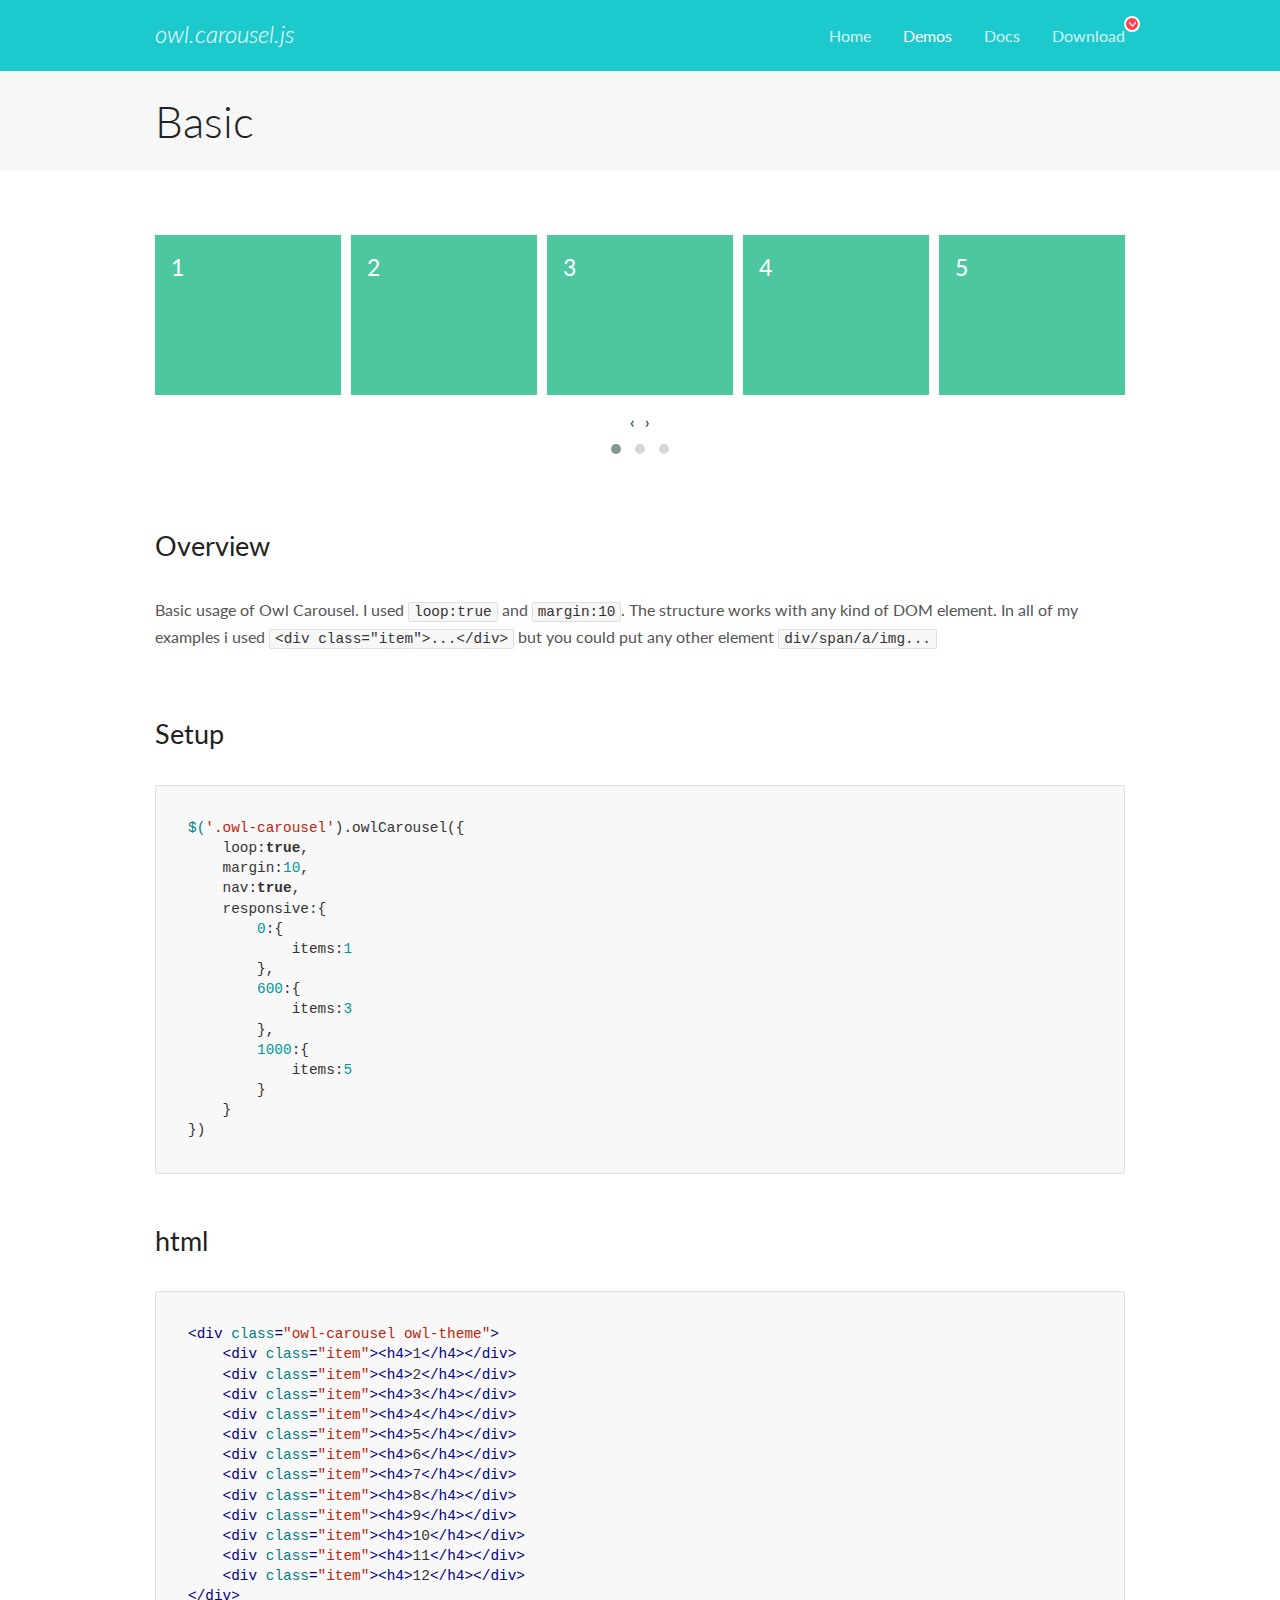
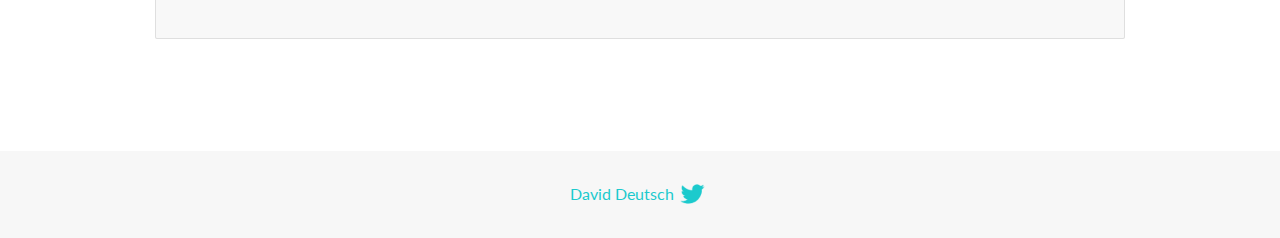
<file: lib/owlCarousel/docs/demos/basic.html>
<!DOCTYPE html>
<html lang="en">
  <head>

    <!-- head -->
    <meta charset="utf-8">
    <meta name="msapplication-tap-highlight" content="no" />
    <meta name="viewport" content="width=device-width, initial-scale=1.0" />
    <meta name="description" content="Basic usage demo">
    <meta name="author" content="David Deutsch">
    <title>
      Basic Demo | Owl Carousel | 2.3.4
    </title>

    <!-- Stylesheets -->
    <link href='https://fonts.googleapis.com/css?family=Lato:300,400,700,400italic,300italic' rel='stylesheet' type='text/css'>
    <link rel="stylesheet" href="../assets/css/docs.theme.min.css">

    <!-- Owl Stylesheets -->
    <link rel="stylesheet" href="../assets/owlcarousel/assets/owl.carousel.min.css">
    <link rel="stylesheet" href="../assets/owlcarousel/assets/owl.theme.default.min.css">

    <!-- HTML5 shim and Respond.js IE8 support of HTML5 elements and media queries -->

    <!--[if lt IE 9]>
      <script src="https://oss.maxcdn.com/libs/html5shiv/3.7.0/html5shiv.js"></script>
      <script src="https://oss.maxcdn.com/libs/respond.js/1.3.0/respond.min.js"></script>
    <![endif]-->

    <!-- Favicons -->
    <link rel="apple-touch-icon-precomposed" sizes="144x144" href="../assets/ico/apple-touch-icon-144-precomposed.png">
    <link rel="shortcut icon" href="../assets/ico/favicon.png">
    <link rel="shortcut icon" href="favicon.ico">

    <!-- Yeah i know js should not be in header. Its required for demos.-->

    <!-- javascript -->
    <script src="../assets/vendors/jquery.min.js"></script>
    <script src="../assets/owlcarousel/owl.carousel.js"></script>
  </head>
  <body>

    <!-- header -->
    <header class="header">
      <div class="row">
        <div class="large-12 columns">
          <div class="brand left">
            <h3>
              <a href="/OwlCarousel2/">owl.carousel.js</a> 
            </h3>
          </div>
          <a id="toggle-nav" class="right">
            <span></span> <span></span> <span></span> 
          </a> 
          <div class="nav-bar">
            <ul class="clearfix">
              <li> <a href="/OwlCarousel2/index.html">Home</a>  </li>
              <li class="active">
                <a href="/OwlCarousel2/demos/demos.html">Demos</a> 
              </li>
              <li> <a href="/OwlCarousel2/docs/started-welcome.html">Docs</a>  </li>
              <li>
                <a href="https://github.com/OwlCarousel2/OwlCarousel2/archive/2.3.4.zip">Download</a> 
                <span class="download"></span> 
              </li>
            </ul>
          </div>
        </div>
      </div>
    </header>

    <!-- title -->
    <section class="title">
      <div class="row">
        <div class="large-12 columns">
          <h1>Basic</h1>
        </div>
      </div>
    </section>

    <!--  Demos -->
    <section id="demos">
      <div class="row">
        <div class="large-12 columns">
          <div class="owl-carousel owl-theme">
            <div class="item">
              <h4>1</h4>
            </div>
            <div class="item">
              <h4>2</h4>
            </div>
            <div class="item">
              <h4>3</h4>
            </div>
            <div class="item">
              <h4>4</h4>
            </div>
            <div class="item">
              <h4>5</h4>
            </div>
            <div class="item">
              <h4>6</h4>
            </div>
            <div class="item">
              <h4>7</h4>
            </div>
            <div class="item">
              <h4>8</h4>
            </div>
            <div class="item">
              <h4>9</h4>
            </div>
            <div class="item">
              <h4>10</h4>
            </div>
            <div class="item">
              <h4>11</h4>
            </div>
            <div class="item">
              <h4>12</h4>
            </div>
          </div>
          <h3 id="overview">Overview</h3>
          <p>Basic usage of Owl Carousel. I used <code>loop:true</code> and <code>margin:10</code>. The structure works with any kind of DOM element. In all of my examples i used <code>&lt;div class=&quot;item&quot;&gt;...&lt;/div&gt;</code> but you could
            put any other element <code>div/span/a/img...</code></p>
          <h3 id="setup">Setup</h3>
          <pre><code>$(&#39;.owl-carousel&#39;).owlCarousel({
    loop:true,
    margin:10,
    nav:true,
    responsive:{
        0:{
            items:1
        },
        600:{
            items:3
        },
        1000:{
            items:5
        }
    }
})</code></pre>
          <h3 id="html">html</h3>
          <pre><code>&lt;div class=&quot;owl-carousel owl-theme&quot;&gt;
    &lt;div class=&quot;item&quot;&gt;&lt;h4&gt;1&lt;/h4&gt;&lt;/div&gt;
    &lt;div class=&quot;item&quot;&gt;&lt;h4&gt;2&lt;/h4&gt;&lt;/div&gt;
    &lt;div class=&quot;item&quot;&gt;&lt;h4&gt;3&lt;/h4&gt;&lt;/div&gt;
    &lt;div class=&quot;item&quot;&gt;&lt;h4&gt;4&lt;/h4&gt;&lt;/div&gt;
    &lt;div class=&quot;item&quot;&gt;&lt;h4&gt;5&lt;/h4&gt;&lt;/div&gt;
    &lt;div class=&quot;item&quot;&gt;&lt;h4&gt;6&lt;/h4&gt;&lt;/div&gt;
    &lt;div class=&quot;item&quot;&gt;&lt;h4&gt;7&lt;/h4&gt;&lt;/div&gt;
    &lt;div class=&quot;item&quot;&gt;&lt;h4&gt;8&lt;/h4&gt;&lt;/div&gt;
    &lt;div class=&quot;item&quot;&gt;&lt;h4&gt;9&lt;/h4&gt;&lt;/div&gt;
    &lt;div class=&quot;item&quot;&gt;&lt;h4&gt;10&lt;/h4&gt;&lt;/div&gt;
    &lt;div class=&quot;item&quot;&gt;&lt;h4&gt;11&lt;/h4&gt;&lt;/div&gt;
    &lt;div class=&quot;item&quot;&gt;&lt;h4&gt;12&lt;/h4&gt;&lt;/div&gt;
&lt;/div&gt;</code></pre>
          <script>
            $(document).ready(function() {
              var owl = $('.owl-carousel');
              owl.owlCarousel({
                margin: 10,
                nav: true,
                loop: true,
                responsive: {
                  0: {
                    items: 1
                  },
                  600: {
                    items: 3
                  },
                  1000: {
                    items: 5
                  }
                }
              })
            })
          </script>
        </div>
      </div>
    </section>

    <!-- footer -->
    <footer class="footer">
      <div class="row">
        <div class="large-12 columns">
          <h5>
            <a href="/OwlCarousel2/docs/support-contact.html">David Deutsch</a> 
            <a id="custom-tweet-button" href="https://twitter.com/share?url=https://github.com/OwlCarousel2/OwlCarousel2&text=Owl Carousel - This is so awesome! " target="_blank"></a> 
          </h5>
        </div>
      </div>
    </footer>

    <!-- vendors -->
    <script src="../assets/vendors/highlight.js"></script>
    <script src="../assets/js/app.js"></script>
  </body>
</html>
</file>
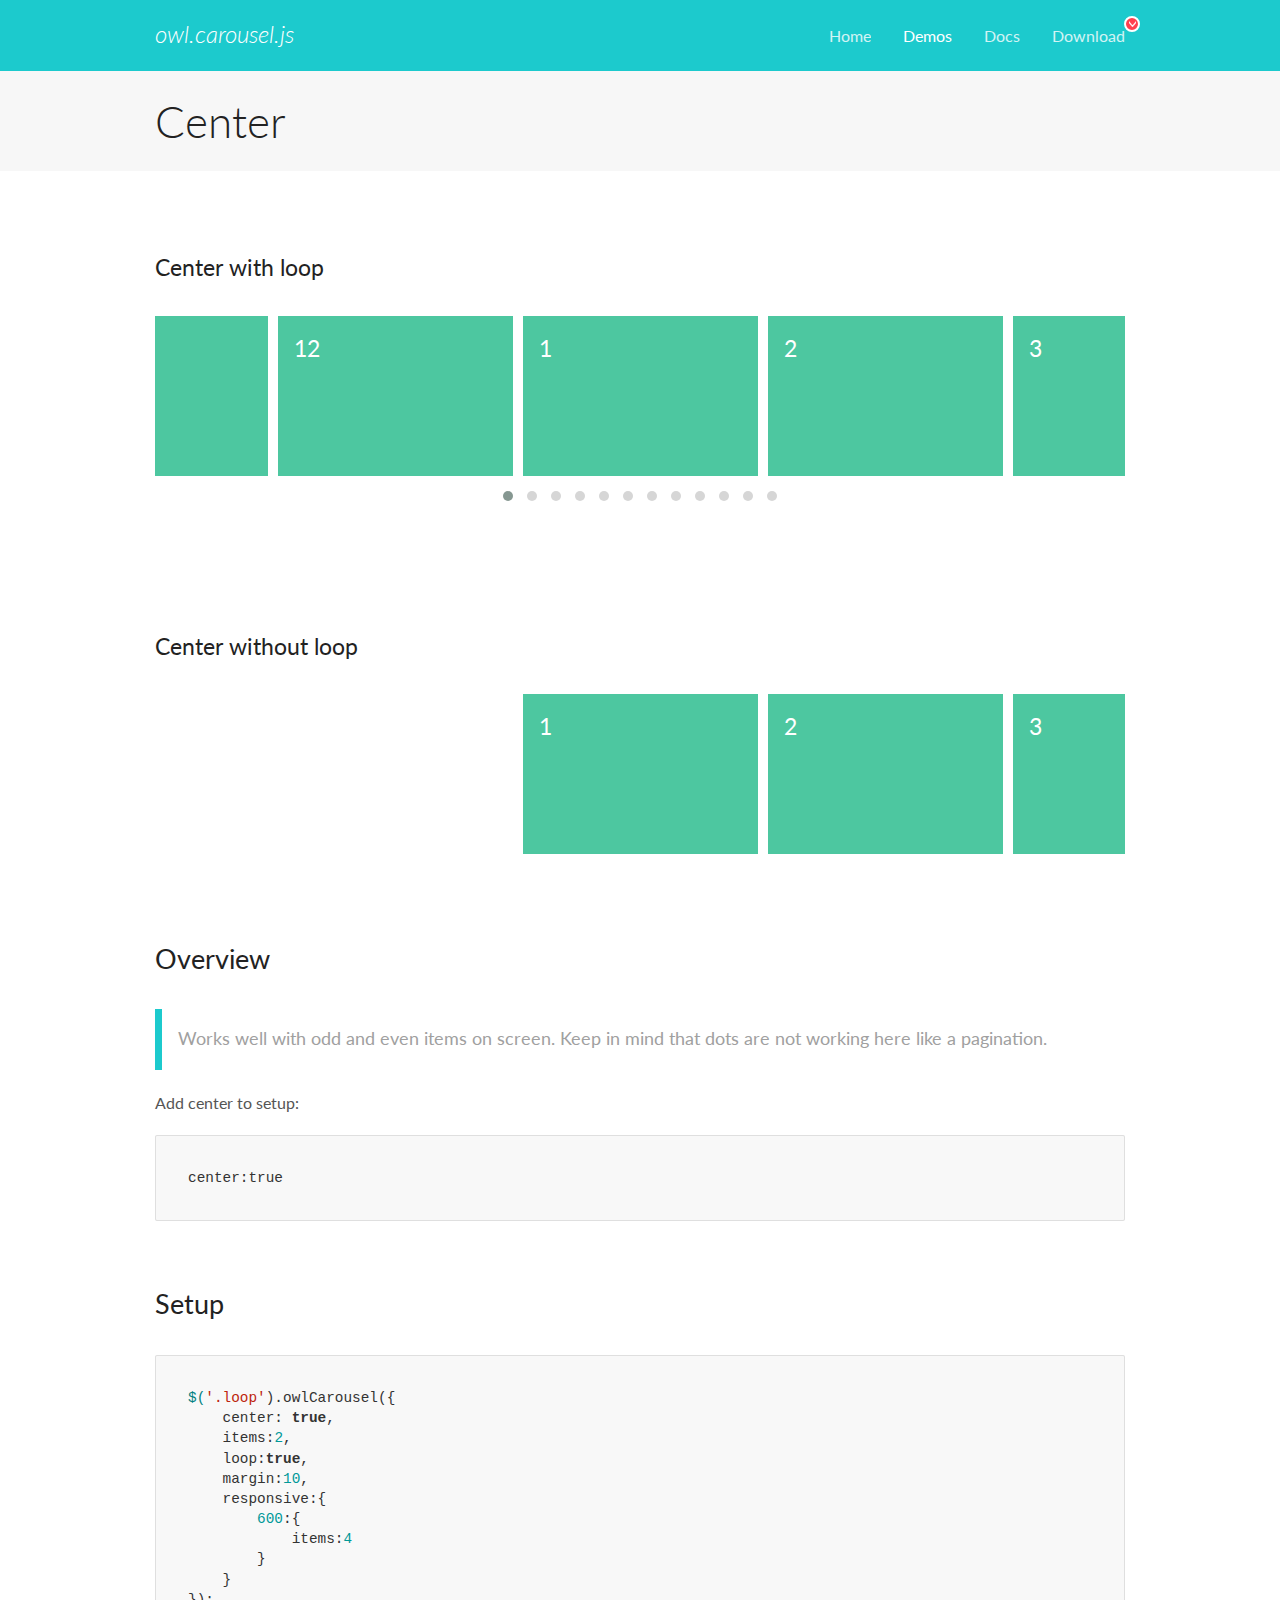
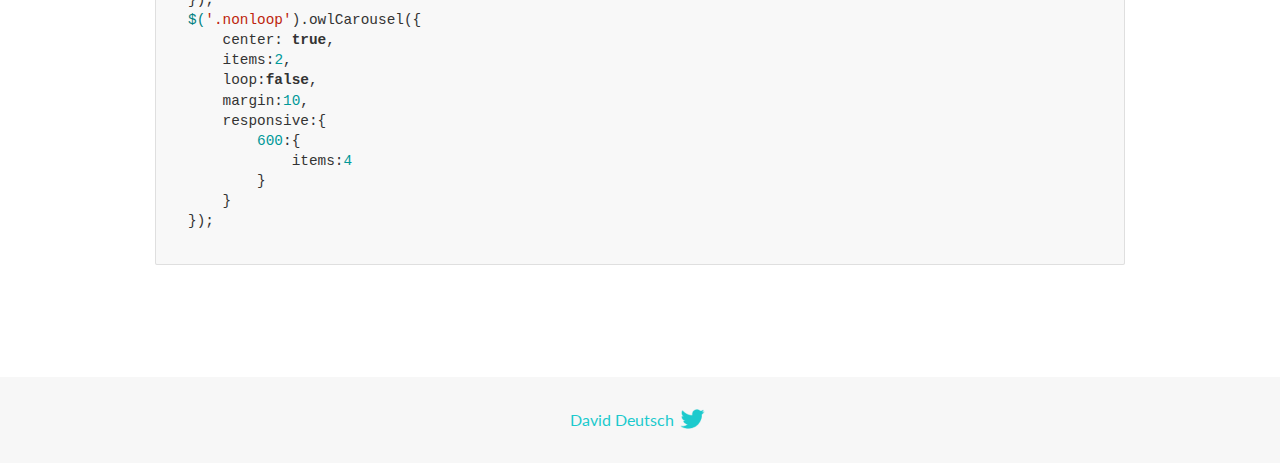
<file: lib/owlCarousel/docs/demos/center.html>
<!DOCTYPE html>
<html lang="en">
  <head>

    <!-- head -->
    <meta charset="utf-8">
    <meta name="msapplication-tap-highlight" content="no" />
    <meta name="viewport" content="width=device-width, initial-scale=1.0" />
    <meta name="description" content="Center carousel">
    <meta name="author" content="David Deutsch">
    <title>
      Center Demo | Owl Carousel | 2.3.4
    </title>

    <!-- Stylesheets -->
    <link href='https://fonts.googleapis.com/css?family=Lato:300,400,700,400italic,300italic' rel='stylesheet' type='text/css'>
    <link rel="stylesheet" href="../assets/css/docs.theme.min.css">

    <!-- Owl Stylesheets -->
    <link rel="stylesheet" href="../assets/owlcarousel/assets/owl.carousel.min.css">
    <link rel="stylesheet" href="../assets/owlcarousel/assets/owl.theme.default.min.css">

    <!-- HTML5 shim and Respond.js IE8 support of HTML5 elements and media queries -->

    <!--[if lt IE 9]>
      <script src="https://oss.maxcdn.com/libs/html5shiv/3.7.0/html5shiv.js"></script>
      <script src="https://oss.maxcdn.com/libs/respond.js/1.3.0/respond.min.js"></script>
    <![endif]-->

    <!-- Favicons -->
    <link rel="apple-touch-icon-precomposed" sizes="144x144" href="../assets/ico/apple-touch-icon-144-precomposed.png">
    <link rel="shortcut icon" href="../assets/ico/favicon.png">
    <link rel="shortcut icon" href="favicon.ico">

    <!-- Yeah i know js should not be in header. Its required for demos.-->

    <!-- javascript -->
    <script src="../assets/vendors/jquery.min.js"></script>
    <script src="../assets/owlcarousel/owl.carousel.js"></script>
  </head>
  <body>

    <!-- header -->
    <header class="header">
      <div class="row">
        <div class="large-12 columns">
          <div class="brand left">
            <h3>
              <a href="/OwlCarousel2/">owl.carousel.js</a> 
            </h3>
          </div>
          <a id="toggle-nav" class="right">
            <span></span> <span></span> <span></span> 
          </a> 
          <div class="nav-bar">
            <ul class="clearfix">
              <li> <a href="/OwlCarousel2/index.html">Home</a>  </li>
              <li class="active">
                <a href="/OwlCarousel2/demos/demos.html">Demos</a> 
              </li>
              <li> <a href="/OwlCarousel2/docs/started-welcome.html">Docs</a>  </li>
              <li>
                <a href="https://github.com/OwlCarousel2/OwlCarousel2/archive/2.3.4.zip">Download</a> 
                <span class="download"></span> 
              </li>
            </ul>
          </div>
        </div>
      </div>
    </header>

    <!-- title -->
    <section class="title">
      <div class="row">
        <div class="large-12 columns">
          <h1>Center</h1>
        </div>
      </div>
    </section>

    <!--  Demos -->
    <section id="demos">
      <div class="row">
        <div class="large-12 columns">
          <h4 id="center-with-loop">Center with loop</h4>
          <div class="loop owl-carousel owl-theme">
            <div class="item">
              <h4>1</h4>
            </div>
            <div class="item">
              <h4>2</h4>
            </div>
            <div class="item">
              <h4>3</h4>
            </div>
            <div class="item">
              <h4>4</h4>
            </div>
            <div class="item">
              <h4>5</h4>
            </div>
            <div class="item">
              <h4>6</h4>
            </div>
            <div class="item">
              <h4>7</h4>
            </div>
            <div class="item">
              <h4>8</h4>
            </div>
            <div class="item">
              <h4>9</h4>
            </div>
            <div class="item">
              <h4>10</h4>
            </div>
            <div class="item">
              <h4>11</h4>
            </div>
            <div class="item">
              <h4>12</h4>
            </div>
          </div>
          <br>
          <h4 id="center-without-loop">Center without loop</h4>
          <div class="nonloop owl-carousel">
            <div class="item">
              <h4>1</h4>
            </div>
            <div class="item">
              <h4>2</h4>
            </div>
            <div class="item">
              <h4>3</h4>
            </div>
            <div class="item">
              <h4>4</h4>
            </div>
            <div class="item">
              <h4>5</h4>
            </div>
            <div class="item">
              <h4>6</h4>
            </div>
            <div class="item">
              <h4>7</h4>
            </div>
            <div class="item">
              <h4>8</h4>
            </div>
            <div class="item">
              <h4>9</h4>
            </div>
            <div class="item">
              <h4>10</h4>
            </div>
            <div class="item">
              <h4>11</h4>
            </div>
            <div class="item">
              <h4>12</h4>
            </div>
          </div>
          <h3 id="overview">Overview</h3>
          <blockquote>
            <p>Works well with odd and even items on screen. Keep in mind that dots are not working here like a pagination.</p>
          </blockquote>
          <p>Add center to setup:</p>
          <pre><code>center:true</code></pre>
          <h3 id="setup">Setup</h3>
          <pre><code>$(&#39;.loop&#39;).owlCarousel({
    center: true,
    items:2,
    loop:true,
    margin:10,
    responsive:{
        600:{
            items:4
        }
    }
});
$(&#39;.nonloop&#39;).owlCarousel({
    center: true,
    items:2,
    loop:false,
    margin:10,
    responsive:{
        600:{
            items:4
        }
    }
});</code></pre>
          <script>
            jQuery(document).ready(function($) {
              $('.loop').owlCarousel({
                center: true,
                items: 2,
                loop: true,
                margin: 10,
                responsive: {
                  600: {
                    items: 4
                  }
                }
              });
              $('.nonloop').owlCarousel({
                center: true,
                items: 2,
                loop: false,
                margin: 10,
                responsive: {
                  600: {
                    items: 4
                  }
                }
              });
            });
          </script>
        </div>
      </div>
    </section>

    <!-- footer -->
    <footer class="footer">
      <div class="row">
        <div class="large-12 columns">
          <h5>
            <a href="/OwlCarousel2/docs/support-contact.html">David Deutsch</a> 
            <a id="custom-tweet-button" href="https://twitter.com/share?url=https://github.com/OwlCarousel2/OwlCarousel2&text=Owl Carousel - This is so awesome! " target="_blank"></a> 
          </h5>
        </div>
      </div>
    </footer>

    <!-- vendors -->
    <script src="../assets/vendors/highlight.js"></script>
    <script src="../assets/js/app.js"></script>
  </body>
</html>
</file>
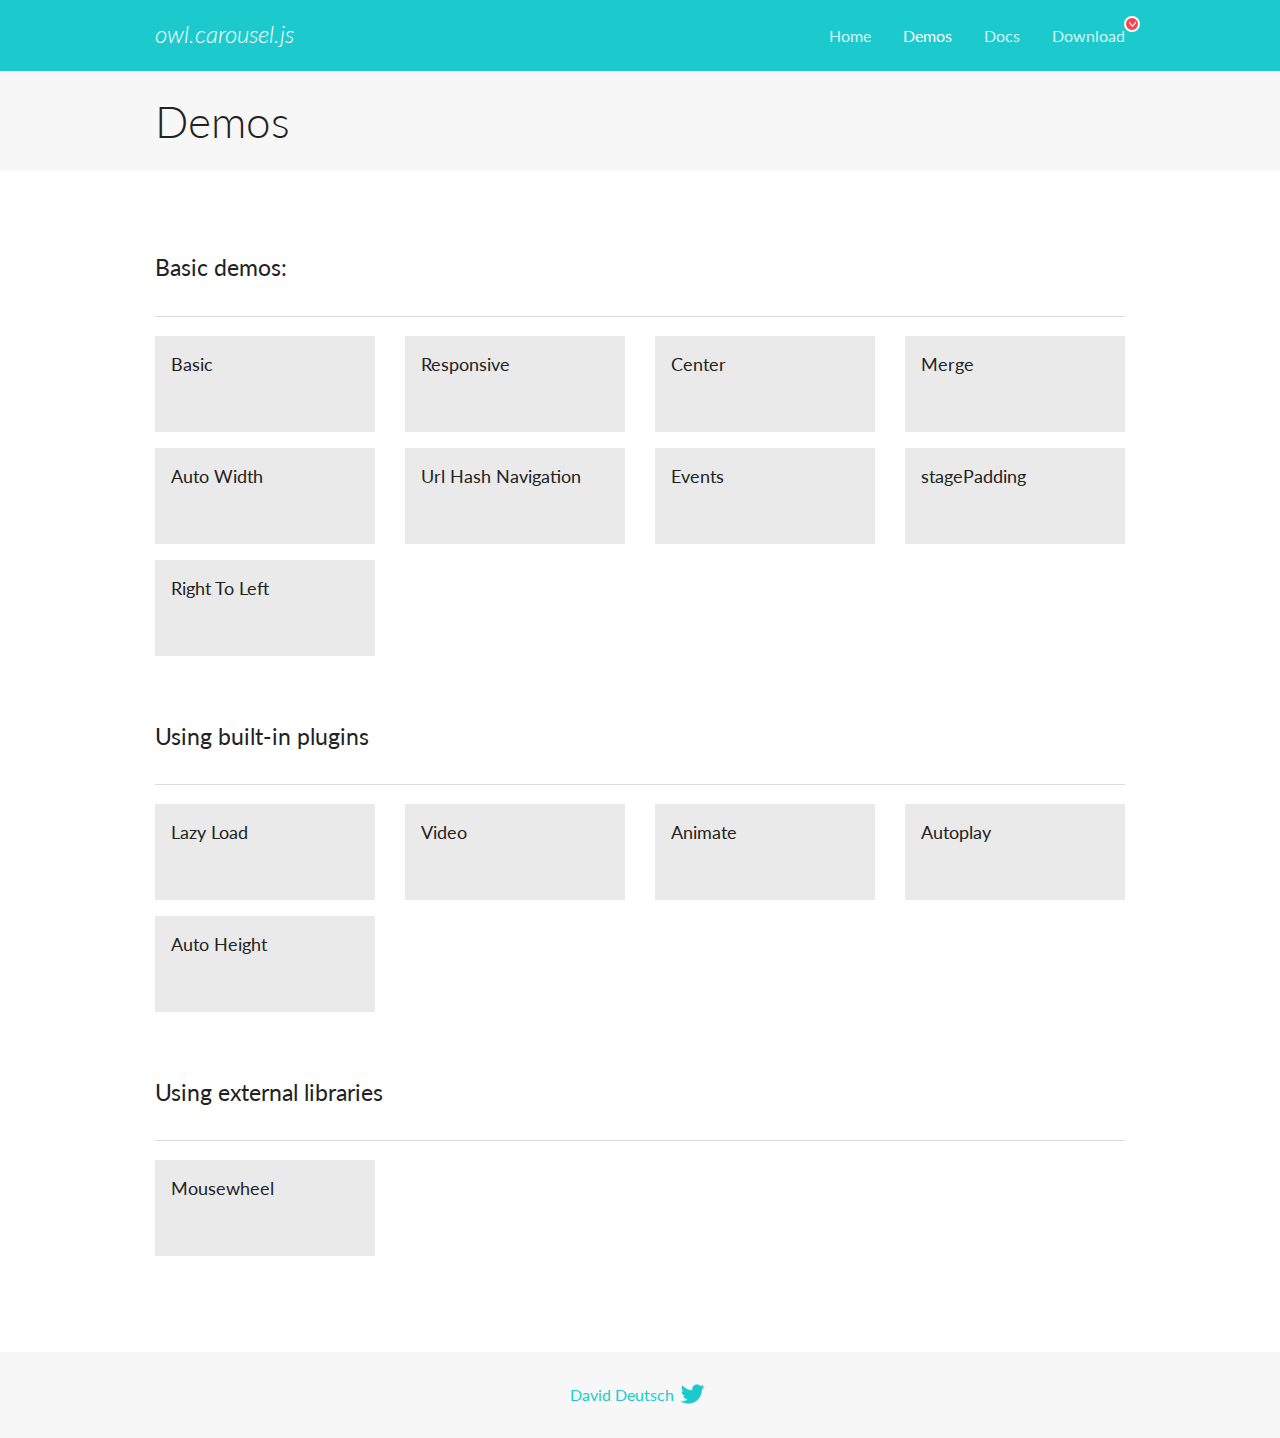
<file: lib/owlCarousel/docs/demos/demos.html>
<!DOCTYPE html>
<html lang="en">
  <head>

    <!-- head -->
    <meta charset="utf-8">
    <meta name="msapplication-tap-highlight" content="no" />
    <meta name="viewport" content="width=device-width, initial-scale=1.0" />
    <meta name="description" content="A list of Owl Carousel examples.">
    <meta name="author" content="David Deutsch">
    <title>
      Demos | Owl Carousel | 2.3.4
    </title>

    <!-- Stylesheets -->
    <link href='https://fonts.googleapis.com/css?family=Lato:300,400,700,400italic,300italic' rel='stylesheet' type='text/css'>
    <link rel="stylesheet" href="../assets/css/docs.theme.min.css">

    <!-- Owl Stylesheets -->
    <link rel="stylesheet" href="../assets/owlcarousel/assets/owl.carousel.min.css">
    <link rel="stylesheet" href="../assets/owlcarousel/assets/owl.theme.default.min.css">

    <!-- HTML5 shim and Respond.js IE8 support of HTML5 elements and media queries -->

    <!--[if lt IE 9]>
      <script src="https://oss.maxcdn.com/libs/html5shiv/3.7.0/html5shiv.js"></script>
      <script src="https://oss.maxcdn.com/libs/respond.js/1.3.0/respond.min.js"></script>
    <![endif]-->

    <!-- Favicons -->
    <link rel="apple-touch-icon-precomposed" sizes="144x144" href="../assets/ico/apple-touch-icon-144-precomposed.png">
    <link rel="shortcut icon" href="../assets/ico/favicon.png">
    <link rel="shortcut icon" href="favicon.ico">

    <!-- Yeah i know js should not be in header. Its required for demos.-->

    <!-- javascript -->
    <script src="../assets/vendors/jquery.min.js"></script>
    <script src="../assets/owlcarousel/owl.carousel.js"></script>
  </head>
  <body>

    <!-- header -->
    <header class="header">
      <div class="row">
        <div class="large-12 columns">
          <div class="brand left">
            <h3>
              <a href="/OwlCarousel2/">owl.carousel.js</a> 
            </h3>
          </div>
          <a id="toggle-nav" class="right">
            <span></span> <span></span> <span></span> 
          </a> 
          <div class="nav-bar">
            <ul class="clearfix">
              <li> <a href="/OwlCarousel2/index.html">Home</a>  </li>
              <li class="active">
                <a href="/OwlCarousel2/demos/demos.html">Demos</a> 
              </li>
              <li> <a href="/OwlCarousel2/docs/started-welcome.html">Docs</a>  </li>
              <li>
                <a href="https://github.com/OwlCarousel2/OwlCarousel2/archive/2.3.4.zip">Download</a> 
                <span class="download"></span> 
              </li>
            </ul>
          </div>
        </div>
      </div>
    </header>

    <!-- title -->
    <section class="title">
      <div class="row">
        <div class="large-12 columns">
          <h1>Demos</h1>
        </div>
      </div>
    </section>

    <!--  Demos -->
    <section id="demos">
      <div class="row">
        <div class="large-12 columns">
          <h4 id="basic-demos-">Basic demos:</h4>
          <hr>
          <div class="demo-list">
            <div class="row">
              <div class="small-6 medium-4 large-3 columns">
                <a href="basic.html" class="demo-block">
                  <h5>Basic </h5>
                </a> 
              </div>
              <div class="small-6 medium-4 large-3 columns">
                <a href="responsive.html" class="demo-block">
                  <h5>Responsive </h5>
                </a> 
              </div>
              <div class="small-6 medium-4 large-3 columns">
                <a href="center.html" class="demo-block">
                  <h5>Center </h5>
                </a> 
              </div>
              <div class="small-6 medium-4 large-3 columns">
                <a href="merge.html" class="demo-block">
                  <h5>Merge </h5>
                </a> 
              </div>
              <div class="small-6 medium-4 large-3 columns">
                <a href="autowidth.html" class="demo-block">
                  <h5>Auto Width </h5>
                </a> 
              </div>
              <div class="small-6 medium-4 large-3 columns">
                <a href="urlhashnav.html" class="demo-block">
                  <h5>Url Hash Navigation </h5>
                </a> 
              </div>
              <div class="small-6 medium-4 large-3 columns">
                <a href="events.html" class="demo-block">
                  <h5>Events </h5>
                </a> 
              </div>
              <div class="small-6 medium-4 large-3 columns">
                <a href="stagepadding.html" class="demo-block">
                  <h5>stagePadding </h5>
                </a> 
              </div>
              <div class="small-6 medium-4 large-3 columns">
                <a href="rtl.html" class="demo-block">
                  <h5>Right To Left </h5>
                </a> 
              </div>
            </div>
          </div>
          <h4 id="using-built-in-plugins">Using built-in plugins</h4>
          <hr>
          <div class="demo-list">
            <div class="row">
              <div class="small-6 medium-4 large-3 columns">
                <a href="lazyLoad.html" class="demo-block">
                  <h5>Lazy Load </h5>
                </a> 
              </div>
              <div class="small-6 medium-4 large-3 columns">
                <a href="video.html" class="demo-block">
                  <h5>Video </h5>
                </a> 
              </div>
              <div class="small-6 medium-4 large-3 columns">
                <a href="animate.html" class="demo-block">
                  <h5>Animate </h5>
                </a> 
              </div>
              <div class="small-6 medium-4 large-3 columns">
                <a href="autoplay.html" class="demo-block">
                  <h5>Autoplay </h5>
                </a> 
              </div>
              <div class="small-6 medium-4 large-3 columns">
                <a href="autoheight.html" class="demo-block">
                  <h5>Auto Height </h5>
                </a> 
              </div>
            </div>
          </div>
          <h4 id="using-external-libraries">Using external libraries</h4>
          <hr>
          <div class="demo-list">
            <div class="row">
              <div class="small-6 medium-4 large-3 columns">
                <a href="mousewheel.html" class="demo-block">
                  <h5>Mousewheel </h5>
                </a> 
              </div>
            </div>
          </div>
        </div>
      </div>
    </section>

    <!-- footer -->
    <footer class="footer">
      <div class="row">
        <div class="large-12 columns">
          <h5>
            <a href="/OwlCarousel2/docs/support-contact.html">David Deutsch</a> 
            <a id="custom-tweet-button" href="https://twitter.com/share?url=https://github.com/OwlCarousel2/OwlCarousel2&text=Owl Carousel - This is so awesome! " target="_blank"></a> 
          </h5>
        </div>
      </div>
    </footer>

    <!-- vendors -->
    <script src="../assets/vendors/highlight.js"></script>
    <script src="../assets/js/app.js"></script>
  </body>
</html>
</file>
